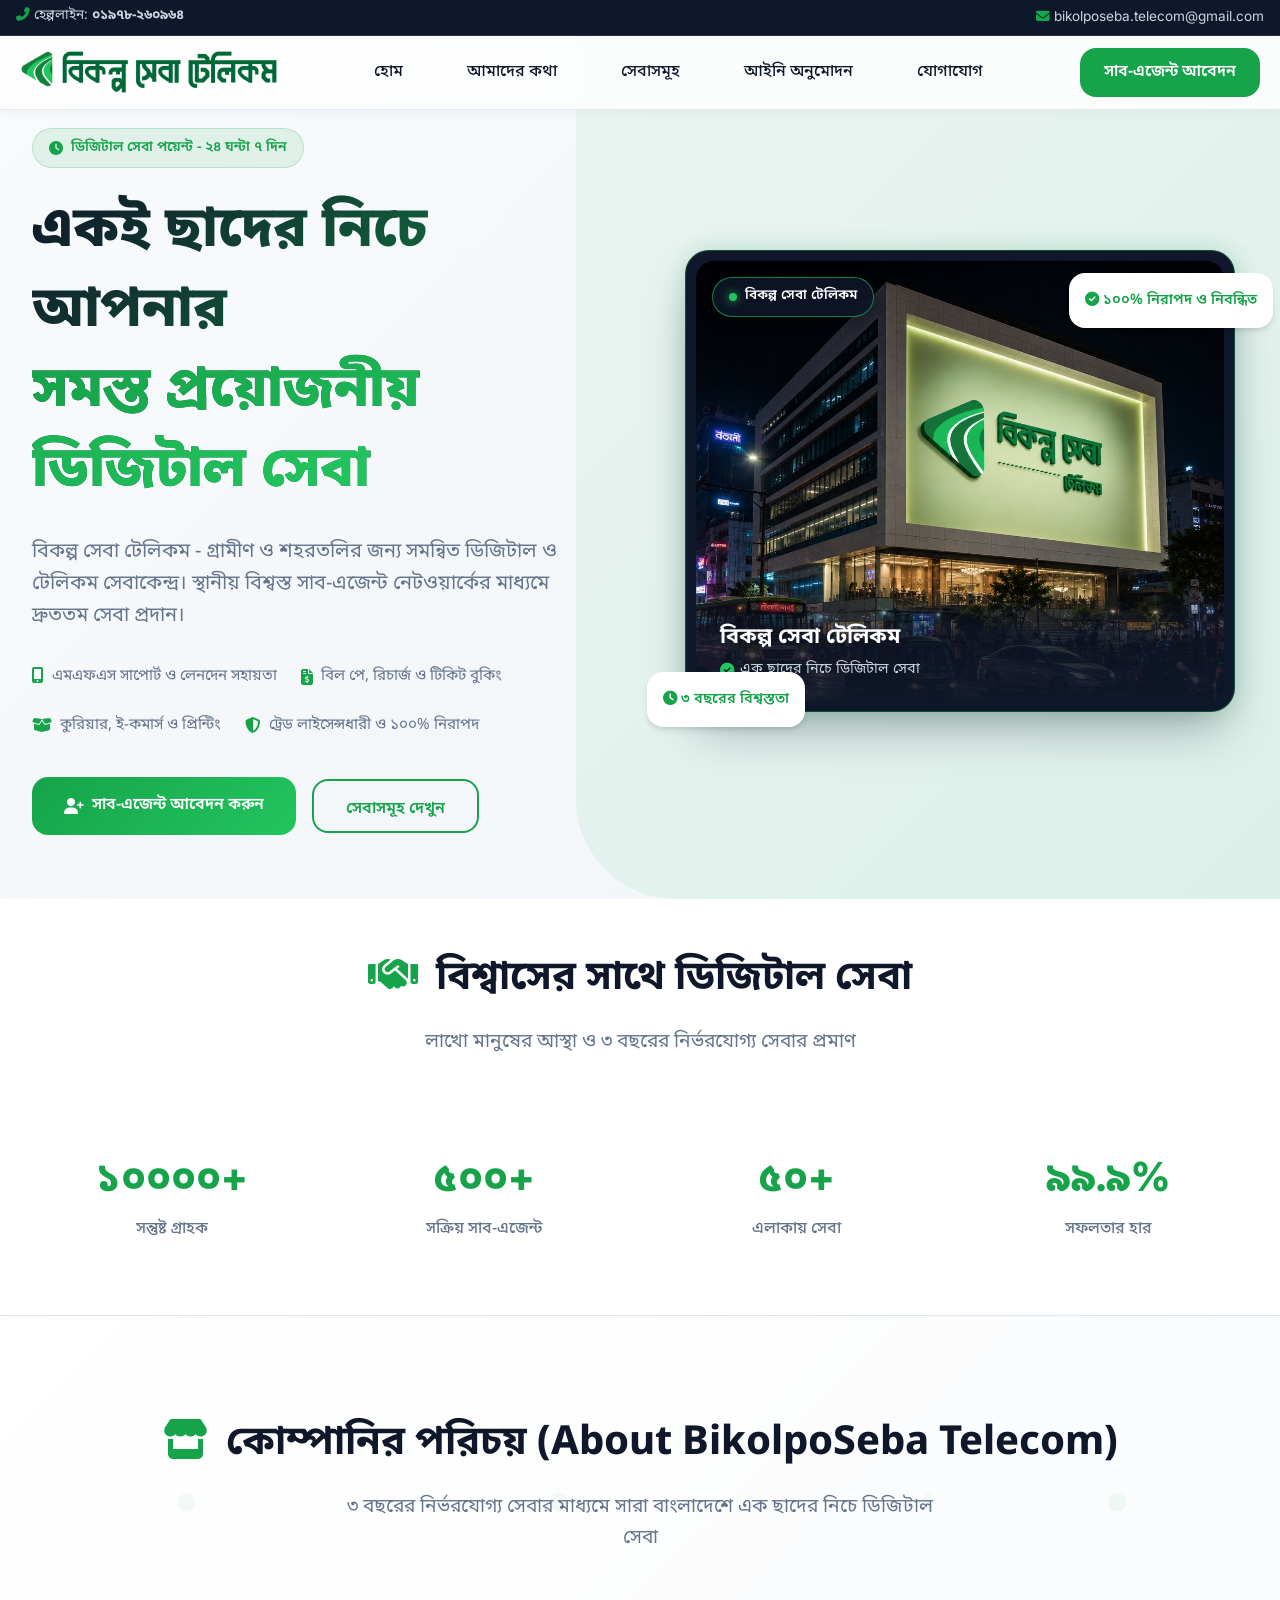
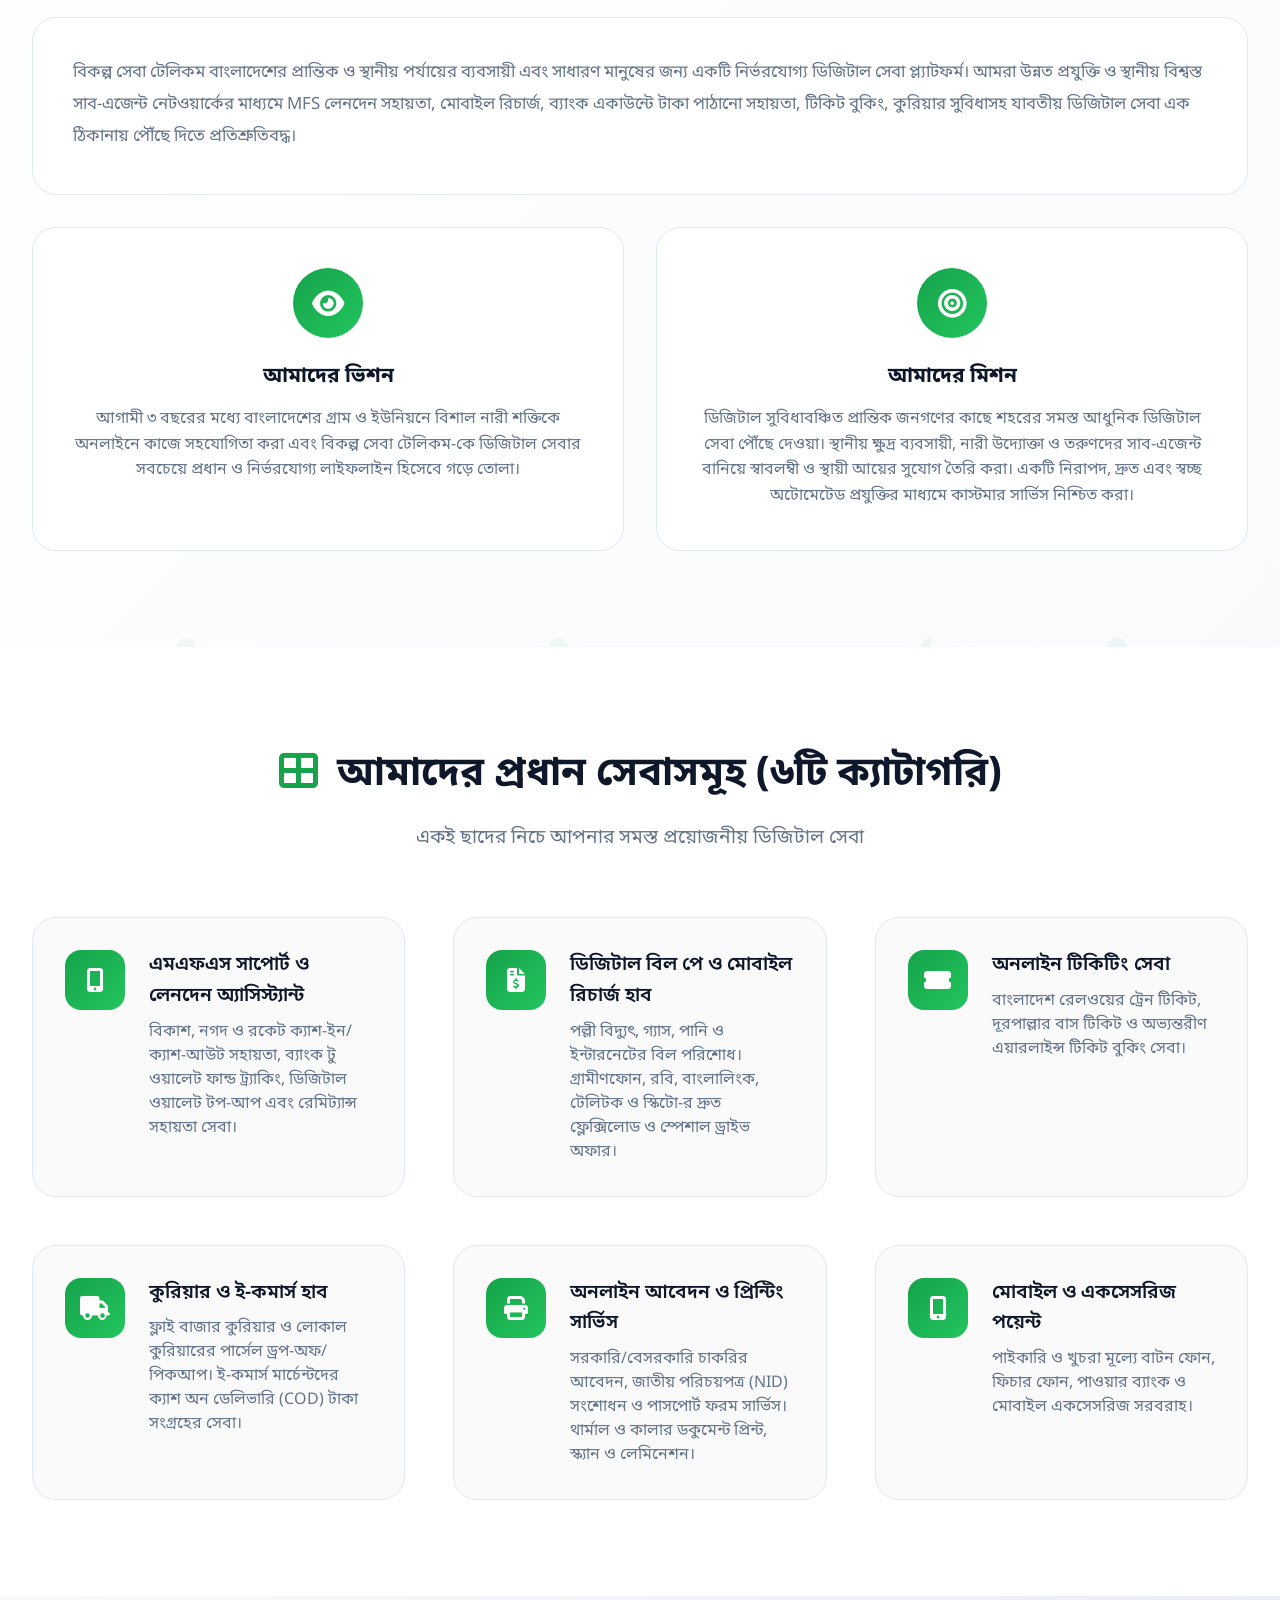
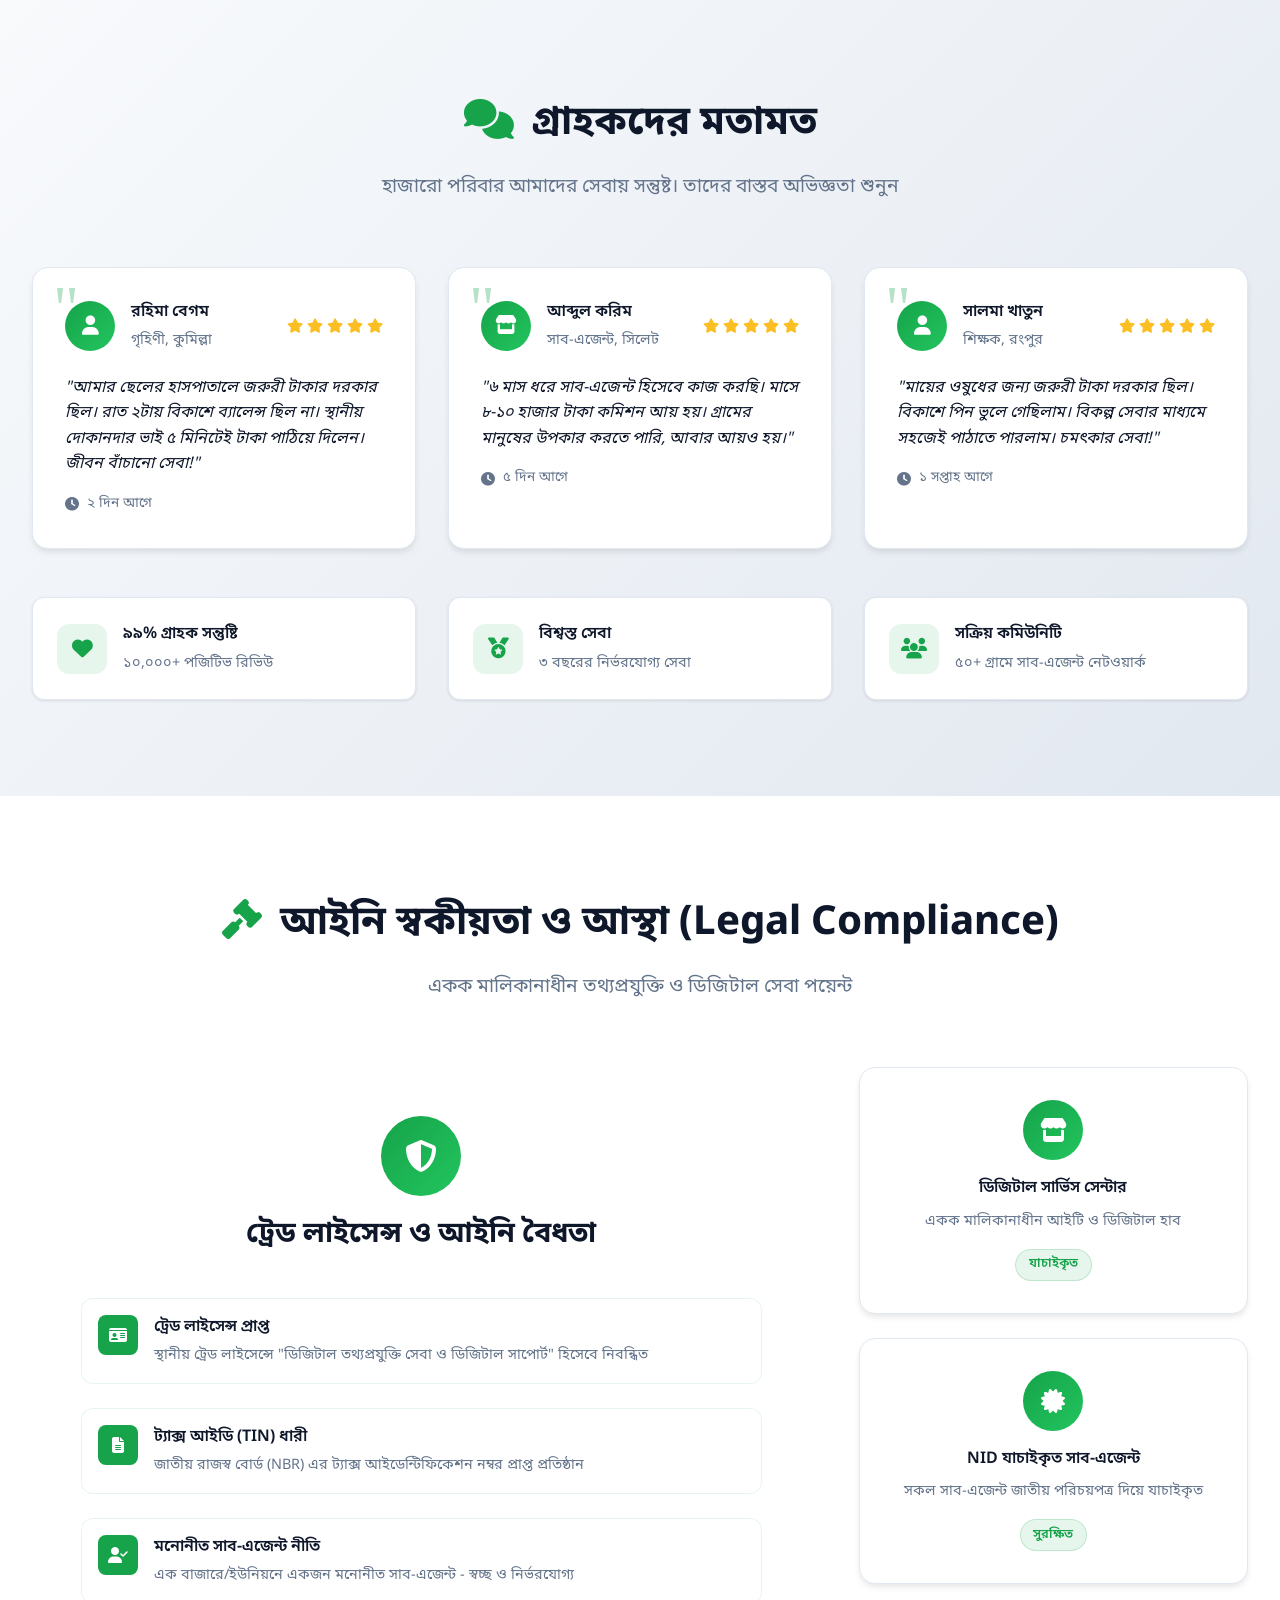
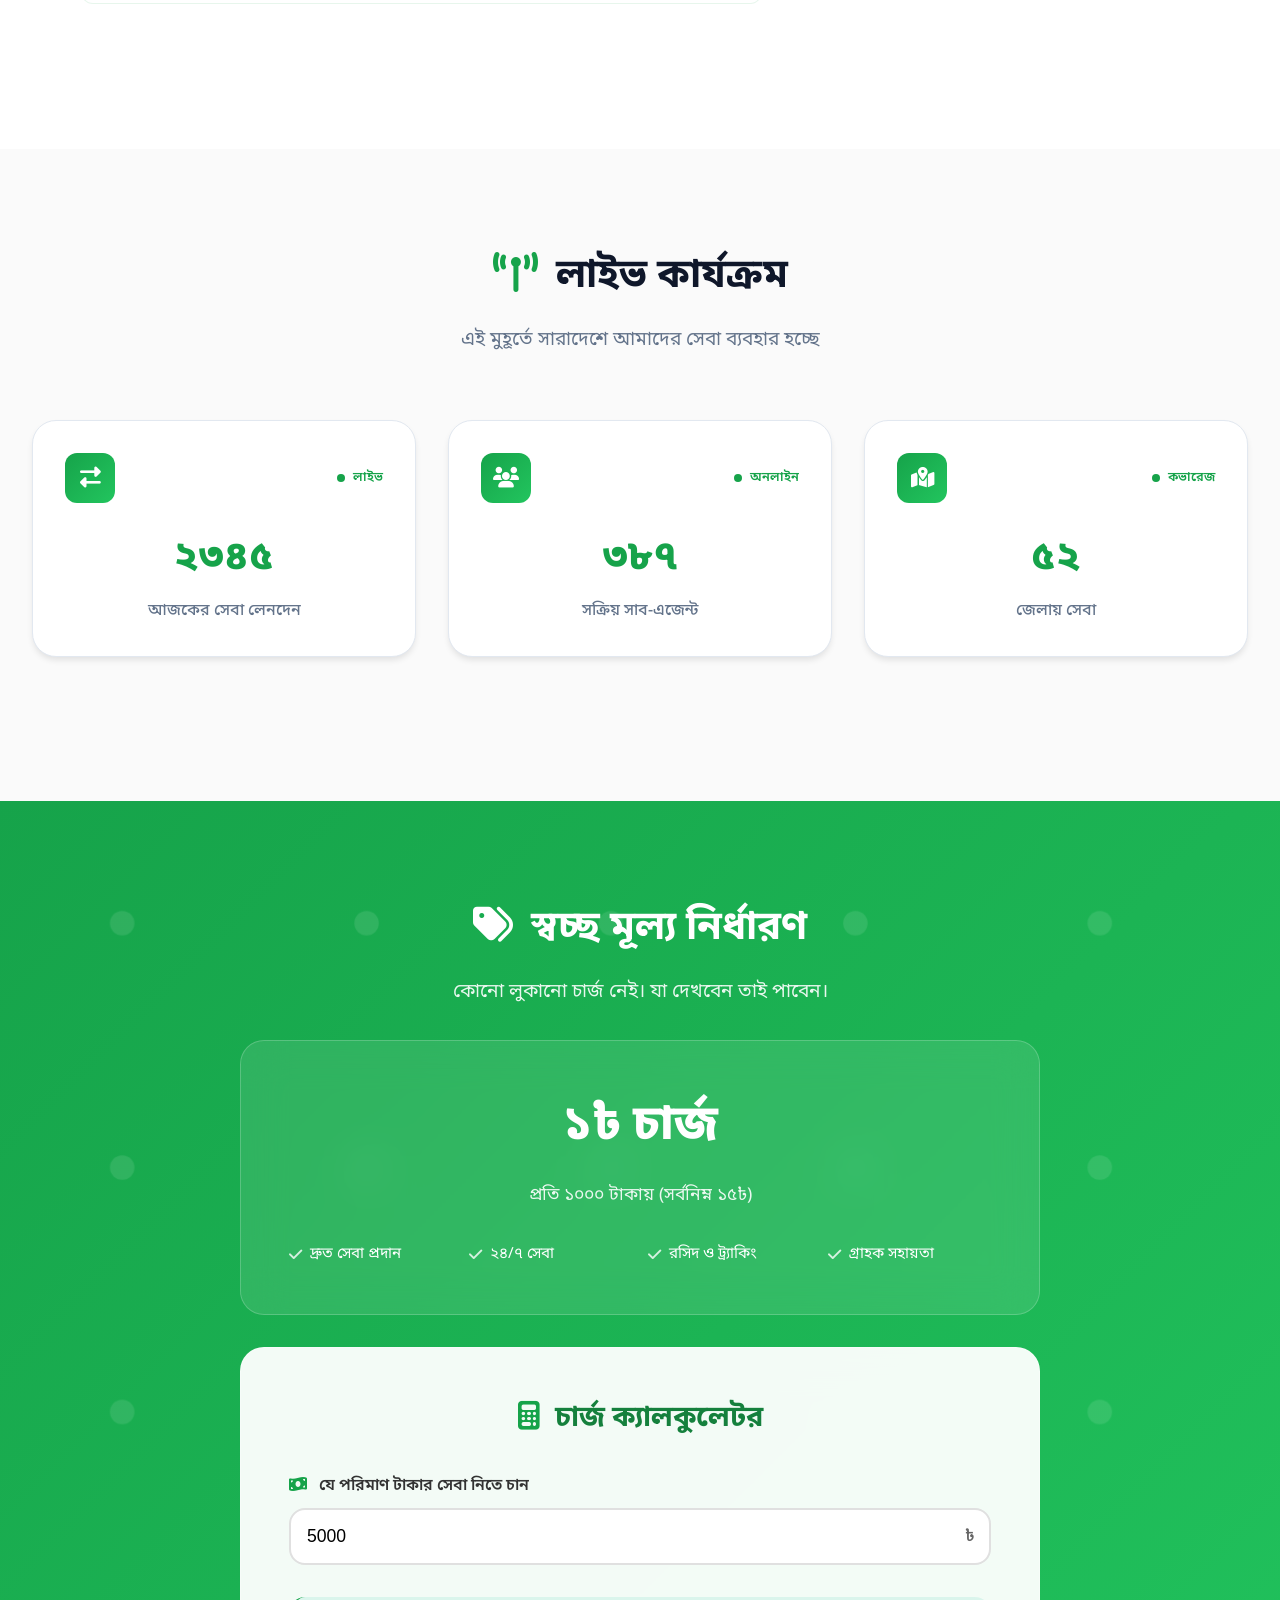
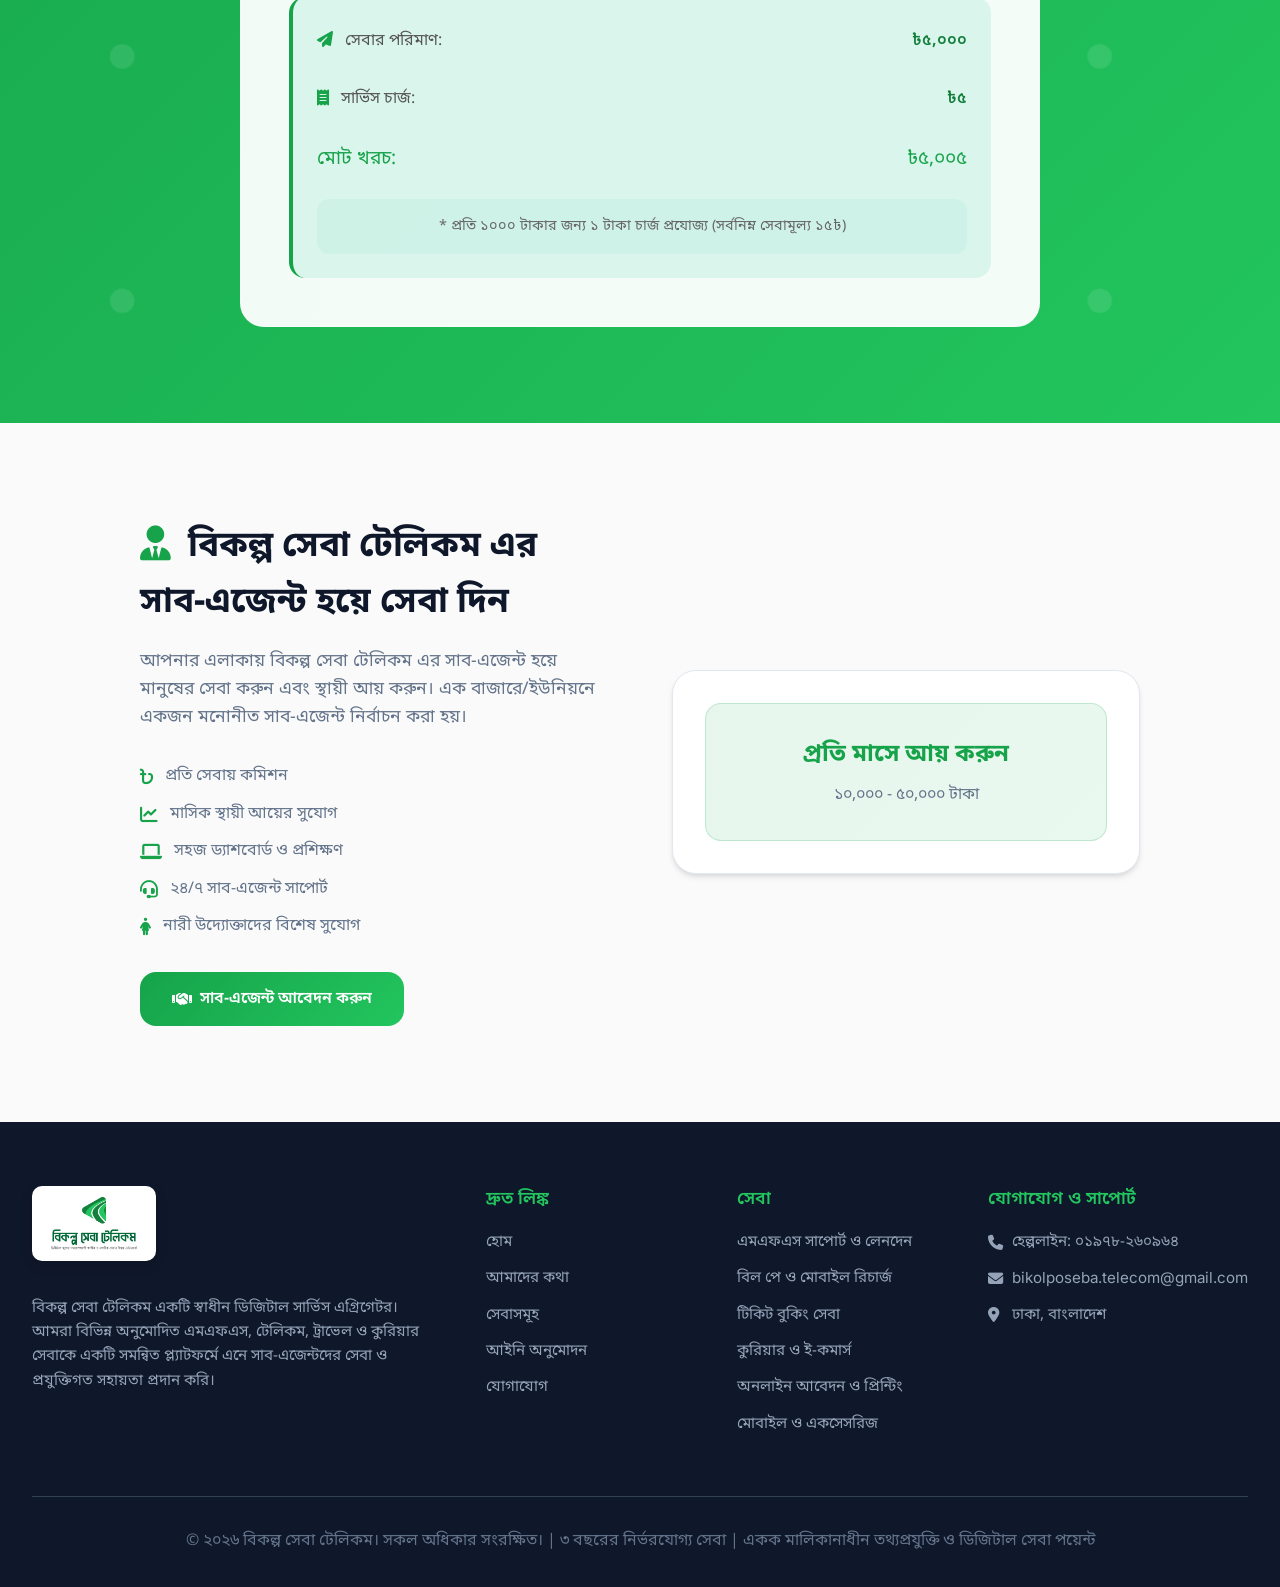
<file: index.html>
<!DOCTYPE html>
<html lang="bn">
<head>
    <meta charset="UTF-8" />
    <meta name="viewport" content="width=device-width, initial-scale=1.0" />
    
    <!-- Primary Meta Tags -->
    <title>BikolpoSeba Telecom Service Point (বিকল্প সেবা টেলিকম) | Bikolposheba | জরুরি ডিজিটাল সেবা পয়েন্ট</title>
    <meta name="title" content="BikolpoSeba Telecom Service Point (বিকল্প সেবা টেলিকম) | Bikolposheba Digital Service Point">
    <meta name="description" content="বিকল্প সেবা টেলিকম (BikolpoSeba / BikolpoSheba Telecom Service Point) - গ্রামীণ ও শহরাঞ্চলে এক ছাদের নিচে জরুরি ডিজিটাল সেবা। MFS লেনদেন সহায়তা, ব্যাংক একাউন্ট ডিপোজিট, এয়ার ও বাস টিকিট, বিল পে, মোবাইল রিচার্জ ও কুরিয়ার সেবা।">
    <meta name="keywords" content="bikolposeba, bikolposheba, bikolposeba telecom, bikolposheba telecom, bikolposeba telecom service point, bikolposheba telecom service point, বিকল্প সেবা, বিকল্পসেবা, বিকল্প সেবা টেলিকম, বিকল্পসেবা টেলিকম, bikolpo seba, bikolposheba.com, bikolposeba.com, bikelposeba, bikelpo seba, ডিজিটাল সেবা পয়েন্ট, জরুরি সেবা পয়েন্ট, MFS লেনদেন সহায়তা, ব্যাংক একাউন্ট টাকা পাঠানো, বিল পেমেন্ট, এয়ার টিকিট, বাস টিকিট, মোবাইল রিচার্জ, কুরিয়ার সেবা">
    <meta name="author" content="BikolpoSeba Telecom">
    <meta name="robots" content="index, follow, max-image-preview:large, max-snippet:-1, max-video-preview:-1">
    <link rel="canonical" href="https://www.bikolposeba.com/">
    
    <!-- Performance & Preloading -->
    <link rel="preconnect" href="https://fonts.googleapis.com">
    <link rel="preconnect" href="https://fonts.gstatic.com" crossorigin>
    <link rel="dns-prefetch" href="https://cdnjs.cloudflare.com">
    <script src="script.js" defer></script>
    
    <!-- Language & Region -->
    <meta name="language" content="Bengali">
    <meta name="geo.region" content="BD">
    <meta name="geo.placename" content="Bangladesh">
    
    <!-- Open Graph / Facebook -->
    <meta property="og:type" content="website">
    <meta property="og:url" content="https://www.bikolposeba.com/">
    <meta property="og:title" content="BikolpoSeba Telecom Service Point - বিকল্প সেবা টেলিকম | জরুরি ডিজিটাল সেবা">
    <meta property="og:description" content="গ্রামীণ বাংলাদেশে এক ছাদের নিচে জরুরি ডিজিটাল সেবা পয়েন্ট। MFS ও ব্যাংকে টাকা পাঠানো, বিল পেমেন্ট, এয়ার ও বাস টিকিট বুকিং, মোবাইল রিচার্জ, কুরিয়ার ও পার্সেল সেবা।">
    <meta property="og:image" content="https://www.bikolposeba.com/assets/images/og-image.png">
    <meta property="og:image:width" content="1200">
    <meta property="og:image:height" content="630">
    <meta property="og:image:alt" content="BikolpoSeba Telecom Service Point Logo & Branding">
    <meta property="og:site_name" content="BikolpoSeba Telecom">
    <meta property="og:locale" content="bn_BD">
    <meta property="og:locale:alternate" content="en_US">
    
    <!-- Twitter -->
    <meta name="twitter:card" content="summary_large_image">
    <meta name="twitter:url" content="https://www.bikolposeba.com/">
    <meta name="twitter:title" content="BikolpoSeba Telecom Service Point - বিকল্প সেবা টেলিকম">
    <meta name="twitter:description" content="গ্রামীণ বাংলাদেশে এক ছাদের নিচে জরুরি ডিজিটাল সেবা পয়েন্ট। MFS ও ব্যাংকে টাকা পাঠানো, বিল পেমেন্ট, এয়ার ও বাস টিকিট, কুরিয়ার ও পার্সেল সেবা।">
    <meta name="twitter:image" content="https://www.bikolposeba.com/assets/images/og-image.png">
    
    <!-- Favicon -->
    <link rel="icon" type="image/svg+xml" href="/favicon.png">
    <link rel="icon" type="image/x-icon" href="/favicon.ico">
    <link rel="apple-touch-icon" sizes="180x180" href="/apple-touch-icon.png">
    <link rel="icon" type="image/png" sizes="32x32" href="/favicon-32x32.png">
    <link rel="icon" type="image/png" sizes="16x16" href="/favicon-16x16.png">
    <link rel="manifest" href="/site.webmanifest">
    
    <!-- Theme & Mobile -->
    <meta name="theme-color" content="#10B981">
    <meta name="msapplication-TileColor" content="#10B981">
    <meta name="application-name" content="BikolpoSeba Telecom">
    <meta name="apple-mobile-web-app-capable" content="yes">
    <meta name="apple-mobile-web-app-status-bar-style" content="default">
    <meta name="apple-mobile-web-app-title" content="BikolpoSeba Telecom">
    <meta name="format-detection" content="telephone=yes">
    <meta name="mobile-web-app-capable" content="yes">
    
    <!-- Structured Data (JSON-LD) -->
    <script type="application/ld+json">
    [
    {
      "@context": "https://schema.org",
      "@type": "LocalBusiness",
      "name": "BikolpoSeba Telecom Service Point",
      "alternateName": [
        "বিকল্প সেবা টেলিকম",
        "বিকল্পসেবা টেলিকম",
        "বিকল্প সেবা",
        "বিকল্পসেবা",
        "BikolpoSeba",
        "BikolpoSheba",
        "BikolpoSeba Telecom",
        "BikolpoSheba Telecom",
        "BikolpoSeba Telecom Service Point",
        "BikolpoSheba Telecom Service Point",
        "Bikolpo Seba",
        "bikolposeba.com",
        "bikolposheba.com"
      ],
      "url": "https://www.bikolposeba.com",
      "logo": "https://www.bikolposeba.com/bikolposheba-logo.png",
      "description": "Multi-service digital point providing MFS transactions, bill payments, ticket bookings, mobile recharge and parcel delivery in Bangladesh",
      "address": {
        "@type": "PostalAddress",
        "addressCountry": "BD",
        "addressLocality": "Dhaka"
      },
      "geo": {
        "@type": "GeoCoordinates",
        "latitude": "23.8103",
        "longitude": "90.4125"
      },
      "telephone": "+8801978260964",
      "email": "info@bikolposheba.com",
      "priceRange": "৳",
      "areaServed": {
        "@type": "Country",
        "name": "Bangladesh"
      },
      "serviceType": ["Digital Service Point", "MFS Cash Services", "Ticket Booking", "Bill Payment", "Parcel Delivery"],
      "hasOfferCatalog": {
        "@type": "OfferCatalog",
        "name": "Emergency Digital Services",
        "itemListElement": [
          {
            "@type": "Offer",
            "itemOffered": {
              "@type": "Service",
              "name": "Emergency Digital Service Point",
              "description": "24/7 multi-service point for digital transactions, ticket bookings and bill payments"
            }
          }
        ]
      },
      "aggregateRating": {
        "@type": "AggregateRating",
        "ratingValue": "4.9",
        "reviewCount": "10000"
      }
    },
    {
      "@context": "https://schema.org",
      "@type": "HowTo",
      "name": "How to get digital services with BikolpoSeba Telecom",
      "step": [
        {
          "@type": "HowToStep",
          "name": "Find an Agent Point",
          "text": "Find your nearest BikolpoSeba Telecom agent or contact by phone.",
          "position": 1,
          "image": "https://www.bikolposeba.com/bikolposheba-logo.png"
        },
        {
          "@type": "HowToStep",
          "name": "Provide Information",
          "text": "Provide required service details and your identity to the agent.",
          "position": 2,
          "image": "https://www.bikolposeba.com/bikolposheba-logo.png"
        },
        {
          "@type": "HowToStep",
          "name": "Service Executed",
          "text": "Agent executes the digital service quickly and provides an instant receipt.",
          "position": 3,
          "image": "https://www.bikolposeba.com/bikolposheba-logo.png"
        }
      ]
    }
    ]
    </script>
    
    <!-- Stylesheets -->
    <link href="https://fonts.googleapis.com/css2?family=Inter:wght@300;400;500;600;700;800&family=Noto+Sans+Bengali:wght@300;400;500;600;700&display=swap" rel="stylesheet" />
    <link rel="stylesheet" href="https://cdnjs.cloudflare.com/ajax/libs/font-awesome/6.4.0/css/all.min.css" />
    <link rel="stylesheet" href="style.css" />
</head>

<body>
<!-- Microdata Schema Block for Brand Variations -->
    <div itemscope itemtype="https://schema.org/Organization" style="display:none;">
        <span itemprop="name">বিকল্প সেবা টেলিকম</span>
        <span itemprop="alternateName">BikolpoSeba Telecom Service Point</span>
        <span itemprop="alternateName">BikolpoSheba Telecom Service Point</span>
        <span itemprop="alternateName">বিকল্পসেবা টেলিকম</span>
        <span itemprop="alternateName">বিকল্প সেবা</span>
        <span itemprop="alternateName">বিকল্পসেবা</span>
        <span itemprop="alternateName">bikolposeba</span>
        <span itemprop="alternateName">bikolposheba</span>
        <span itemprop="alternateName">bikolposeba telecom</span>
        <span itemprop="alternateName">bikolposheba telecom</span>
        <span itemprop="alternateName">bikolpo seba</span>
        <span itemprop="alternateName">bikelposeba</span>
        <span itemprop="description">গ্রামীণ ও শহরাঞ্চলে এক ছাদের নিচে জরুরি ডিজিটাল সেবা পয়েন্ট</span>
    </div>

    <!-- Fixed Top Header Wrapper -->
    <div class="fixed-top-wrapper">
        <!-- Top Helpline Bar -->
        <div class="top-bar">
            <div class="top-bar-container">
                <div class="helpline-info bengali">
                    <span><i class="fas fa-phone-alt" style="color: var(--primary-green);"></i> হেল্পলাইন: <a href="tel:+8801978260964" style="color: inherit; text-decoration: none;"><strong>০১৯৭৮-২৬০৯৬৪</strong></a></span>
                </div>
                <div class="helpline-email">
                    <span><i class="fas fa-envelope" style="color: var(--primary-green);"></i> bikolposeba.telecom@gmail.com</span>
                </div>
            </div>
        </div>

        <!-- Header -->
        <header class="header">
            <nav class="nav">
                <a href="#" class="logo-link" style="margin: 0; padding: 0; display: flex; align-items: center; text-decoration: none;">
                   <img class="site-logo" src="assets/images/logo-header.png" 
                    alt="বিকল্প সেবা টেলিকম BikolpoSeba Telecom - জরুরি ডিজিটাল সেবা পয়েন্ট" />
                </a>

                <ul class="nav-links bengali">
                    <li><a href="#home">হোম</a></li>
                    <li><a href="#about">আমাদের কথা</a></li>
                    <li><a href="#services">সেবাসমূহ</a></li>
                    <li><a href="#legal">আইনি অনুমোদন</a></li>
                    <li><a href="#contact">যোগাযোগ</a></li>
                </ul>
                <a href="#agent-apply" class="header-cta bengali" style="text-decoration: none;">সাব-এজেন্ট আবেদন</a>
            </nav>
        </header>
    </div>

    <main>
    <!-- Hero Section -->
    <section class="hero" id="home">
        <div class="hero-container">
            <div class="hero-content">
                <div class="hero-badge bengali">
                    <i class="fas fa-clock"></i>
                    ডিজিটাল সেবা পয়েন্ট - ২৪ ঘন্টা ৭ দিন
                </div>
                <h1 class="hero-title bengali">
                    একই ছাদের নিচে আপনার<br />
                    <span class="gradient-text">সমস্ত প্রয়োজনীয় ডিজিটাল সেবা</span>
                </h1>
                <p class="hero-subtitle bengali">
                    বিকল্প সেবা টেলিকম - গ্রামীণ ও শহরতলির জন্য সমন্বিত ডিজিটাল ও টেলিকম সেবাকেন্দ্র। স্থানীয় বিশ্বস্ত সাব-এজেন্ট নেটওয়ার্কের মাধ্যমে দ্রুততম সেবা প্রদান।
                </p>

                <div class="hero-features bengali">
                    <div class="hero-feature">
                        <i style="height: 20px;" class="fas fa-mobile-alt"></i>
                        এমএফএস সাপোর্ট ও লেনদেন সহায়তা
                    </div>

                    <div class="hero-feature">
                        <i class="fas fa-file-invoice-dollar"></i>
                        বিল পে, রিচার্জ ও টিকিট বুকিং
                    </div>

                    <div class="hero-feature">
                        <i class="fas fa-box-open"></i>
                        কুরিয়ার, ই-কমার্স ও প্রিন্টিং
                    </div>

                    <div class="hero-feature">
                        <i class="fa-solid fa-shield-halved"></i>
                        ট্রেড লাইসেন্সধারী ও ১০০% নিরাপদ
                    </div>
                </div>

                <div class="hero-actions">
                    <a href="#agent-apply" class="btn-primary bengali" style="text-decoration: none;">
                        <i class="fas fa-user-plus"></i>
                        সাব-এজেন্ট আবেদন করুন
                    </a>
                    <a href="#services" class="btn-secondary bengali">সেবাসমূহ দেখুন</a>
                </div>
            </div>

            <div class="hero-visual">
                <div class="hero-hq-main-showcase">
                    <div class="hero-hq-img-wrapper">
                        <img src="assets/images/headquarters.jpg" alt="বিকল্প সেবা টেলিকম" class="hero-hq-img" />
                        <div class="hero-hq-badge-pill bengali">
                            <span class="live-dot-green"></span>
                            <span>বিকল্প সেবা টেলিকম</span>
                        </div>
                        
                        <div class="hero-hq-caption bengali">
                            <h3>বিকল্প সেবা টেলিকম</h3>
                            <p><i class="fas fa-check-circle" style="color: #22c55e;"></i> এক ছাদের নিচে ডিজিটাল সেবা</p>
                        </div>
                    </div>
                </div>

                <div class="floating-elements">
                    <div class="floating-card card-1">
                        <div style="
                  color: var(--primary-green);
                  font-weight: 600;
                  font-size: 0.9rem;
                " class="bengali">
                            <i class="fas fa-check-circle"></i> ১০০% নিরাপদ ও নিবন্ধিত
                        </div>
                    </div>
                    <div class="floating-card card-2">
                        <div style="
                  color: var(--primary-green);
                  font-weight: 600;
                  font-size: 0.9rem;
                " class="bengali">
                            <i class="fas fa-clock"></i> ৩ বছরের বিশ্বস্ততা
                        </div>
                    </div>
                </div>
            </div>
        </div>
    </section>

    <!-- Trust Section -->
    <section class="trust-section">
        <div class="trust-container">
            <div class="section-header animate-on-scroll">
                <h2 class="section-title bengali">
                    <i class="fas fa-handshake" style="color: var(--primary-green); margin-right: 0.5rem"></i>
                    বিশ্বাসের সাথে ডিজিটাল সেবা
                </h2>
                <p class="section-subtitle bengali">
                    লাখো মানুষের আস্থা ও ৩ বছরের নির্ভরযোগ্য সেবার প্রমাণ
                </p>
            </div>
            <div class="trust-stats">
                <div class="trust-stat animate-on-scroll">
                    <span class="trust-number">১০,০০০+</span>
                    <div class="trust-label bengali">সন্তুষ্ট গ্রাহক</div>
                </div>
                <div class="trust-stat animate-on-scroll">
                    <span class="trust-number">৫০০+</span>
                    <div class="trust-label bengali">সক্রিয় সাব-এজেন্ট</div>
                </div>
                <div class="trust-stat animate-on-scroll">
                    <span class="trust-number">৫০+</span>
                    <div class="trust-label bengali">এলাকায় সেবা</div>
                </div>
                <div class="trust-stat animate-on-scroll">
                    <span class="trust-number">৯৯.৯%</span>
                    <div class="trust-label bengali">সফলতার হার</div>
                </div>
            </div>
        </div>
    </section>

    <!-- About Company, Vision & Mission Section -->
    <section class="services-overview" id="about">
        <div class="section-container">
            <div class="section-header animate-on-scroll">
                <h2 class="section-title bengali">
                    <i class="fas fa-store" style="color: var(--primary-green); margin-right: 0.5rem"></i>
                    কোম্পানির পরিচয় (About BikolpoSeba Telecom)
                </h2>
                <p class="section-subtitle bengali">
                    ৩ বছরের নির্ভরযোগ্য সেবার মাধ্যমে সারা বাংলাদেশে এক ছাদের নিচে ডিজিটাল সেবা
                </p>
            </div>
            <div class="services-grid" style="grid-template-columns: 1fr;">
                <div class="service-highlight animate-on-scroll" style="text-align: left;">
                    <p class="bengali" style="font-size: 1.05rem; line-height: 1.9;">
                        বিকল্প সেবা টেলিকম বাংলাদেশের প্রান্তিক ও স্থানীয় পর্যায়ের ব্যবসায়ী এবং সাধারণ মানুষের জন্য একটি নির্ভরযোগ্য ডিজিটাল সেবা প্ল্যাটফর্ম। আমরা উন্নত প্রযুক্তি ও স্থানীয় বিশ্বস্ত সাব-এজেন্ট নেটওয়ার্কের মাধ্যমে MFS লেনদেন সহায়তা, মোবাইল রিচার্জ, ব্যাংক একাউন্টে টাকা পাঠানো সহায়তা, টিকিট বুকিং, কুরিয়ার সুবিধাসহ যাবতীয় ডিজিটাল সেবা এক ঠিকানায় পৌঁছে দিতে প্রতিশ্রুতিবদ্ধ।
                    </p>
                </div>
            </div>

            <!-- Vision & Mission -->
            <div class="services-grid" style="margin-top: 2rem;">
                <div class="service-highlight animate-on-scroll">
                    <div class="service-icon">
                        <i class="fas fa-eye"></i>
                    </div>
                    <h3 class="bengali">আমাদের ভিশন</h3>
                    <p class="bengali">আগামী ৩ বছরের মধ্যে বাংলাদেশের গ্রাম ও ইউনিয়নে বিশাল নারী শক্তিকে অনলাইনে কাজে সহযোগিতা করা এবং বিকল্প সেবা টেলিকম-কে ডিজিটাল সেবার সবচেয়ে প্রধান ও নির্ভরযোগ্য লাইফলাইন হিসেবে গড়ে তোলা।</p>
                </div>
                <div class="service-highlight animate-on-scroll">
                    <div class="service-icon">
                        <i class="fas fa-bullseye"></i>
                    </div>
                    <h3 class="bengali">আমাদের মিশন</h3>
                    <p class="bengali">ডিজিটাল সুবিধাবঞ্চিত প্রান্তিক জনগণের কাছে শহরের সমস্ত আধুনিক ডিজিটাল সেবা পৌঁছে দেওয়া। স্থানীয় ক্ষুদ্র ব্যবসায়ী, নারী উদ্যোক্তা ও তরুণদের সাব-এজেন্ট বানিয়ে স্বাবলম্বী ও স্থায়ী আয়ের সুযোগ তৈরি করা। একটি নিরাপদ, দ্রুত এবং স্বচ্ছ অটোমেটেড প্রযুক্তির মাধ্যমে কাস্টমার সার্ভিস নিশ্চিত করা।</p>
                </div>
            </div>
        </div>
    </section>

    <!-- 6 Key Service Categories -->
    <section class="features-showcase" id="services">
        <div class="section-container">
            <div class="section-header animate-on-scroll">
                <h2 class="section-title bengali">
                    <i class="fas fa-th-large" style="color: var(--primary-green); margin-right: 0.5rem"></i>
                    আমাদের প্রধান সেবাসমূহ (৬টি ক্যাটাগরি)
                </h2>
                <p class="section-subtitle bengali">
                    একই ছাদের নিচে আপনার সমস্ত প্রয়োজনীয় ডিজিটাল সেবা
                </p>
            </div>

            <div class="features-grid">
                <!-- 1. MFS Support -->
                <div class="feature-showcase animate-on-scroll">
                    <div class="feature-showcase-icon">
                        <i class="fas fa-mobile-alt"></i>
                    </div>
                    <div class="feature-showcase-content">
                        <h3 class="bengali">এমএফএস সাপোর্ট ও লেনদেন অ্যাসিস্ট্যান্ট</h3>
                        <p class="bengali">
                            বিকাশ, নগদ ও রকেট ক্যাশ-ইন/ক্যাশ-আউট সহায়তা, ব্যাংক টু ওয়ালেট ফান্ড ট্র্যাকিং, ডিজিটাল ওয়ালেট টপ-আপ এবং রেমিট্যান্স সহায়তা সেবা।
                        </p>
                    </div>
                </div>

                <!-- 2. Bill Pay & Recharge -->
                <div class="feature-showcase animate-on-scroll">
                    <div class="feature-showcase-icon">
                        <i class="fas fa-file-invoice-dollar"></i>
                    </div>
                    <div class="feature-showcase-content">
                        <h3 class="bengali">ডিজিটাল বিল পে ও মোবাইল রিচার্জ হাব</h3>
                        <p class="bengali">
                            পল্লী বিদ্যুৎ, গ্যাস, পানি ও ইন্টারনেটের বিল পরিশোধ। গ্রামীণফোন, রবি, বাংলালিংক, টেলিটক ও স্কিটো-র দ্রুত ফ্লেক্সিলোড ও স্পেশাল ড্রাইভ অফার।
                        </p>
                    </div>
                </div>

                <!-- 3. Online Ticketing -->
                <div class="feature-showcase animate-on-scroll">
                    <div class="feature-showcase-icon">
                        <i class="fas fa-ticket-alt"></i>
                    </div>
                    <div class="feature-showcase-content">
                        <h3 class="bengali">অনলাইন টিকিটিং সেবা</h3>
                        <p class="bengali">
                            বাংলাদেশ রেলওয়ের ট্রেন টিকিট, দূরপাল্লার বাস টিকিট ও অভ্যন্তরীণ এয়ারলাইন্স টিকিট বুকিং সেবা।
                        </p>
                    </div>
                </div>

                <!-- 4. Courier & E-Commerce -->
                <div class="feature-showcase animate-on-scroll">
                    <div class="feature-showcase-icon">
                        <i class="fas fa-truck"></i>
                    </div>
                    <div class="feature-showcase-content">
                        <h3 class="bengali">কুরিয়ার ও ই-কমার্স হাব</h3>
                        <p class="bengali">
                            ফ্লাই বাজার কুরিয়ার ও লোকাল কুরিয়ারের পার্সেল ড্রপ-অফ/পিকআপ। ই-কমার্স মার্চেন্টদের ক্যাশ অন ডেলিভারি (COD) টাকা সংগ্রহের সেবা।
                        </p>
                    </div>
                </div>

                <!-- 5. Online Application & Printing -->
                <div class="feature-showcase animate-on-scroll">
                    <div class="feature-showcase-icon">
                        <i class="fas fa-print"></i>
                    </div>
                    <div class="feature-showcase-content">
                        <h3 class="bengali">অনলাইন আবেদন ও প্রিন্টিং সার্ভিস</h3>
                        <p class="bengali">
                            সরকারি/বেসরকারি চাকরির আবেদন, জাতীয় পরিচয়পত্র (NID) সংশোধন ও পাসপোর্ট ফরম সার্ভিস। থার্মাল ও কালার ডকুমেন্ট প্রিন্ট, স্ক্যান ও লেমিনেশন।
                        </p>
                    </div>
                </div>

                <!-- 6. Mobile & Accessories -->
                <div class="feature-showcase animate-on-scroll">
                    <div class="feature-showcase-icon">
                        <i class="fas fa-mobile-alt"></i>
                    </div>
                    <div class="feature-showcase-content">
                        <h3 class="bengali">মোবাইল ও একসেসরিজ পয়েন্ট</h3>
                        <p class="bengali">
                            পাইকারি ও খুচরা মূল্যে বাটন ফোন, ফিচার ফোন, পাওয়ার ব্যাংক ও মোবাইল একসেসরিজ সরবরাহ।
                        </p>
                    </div>
                </div>
            </div>
        </div>
    </section>



    <!-- Testimonials Section -->
    <section class="testimonials-section">
        <div class="section-container">
            <div class="section-header animate-on-scroll">
                <h2 class="section-title bengali">
                    <i class="fas fa-comments" style="color: var(--primary-green); margin-right: 0.5rem;"></i>
                    গ্রাহকদের মতামত
                </h2>
                <p class="section-subtitle bengali">
                    হাজারো পরিবার আমাদের সেবায় সন্তুষ্ট। তাদের বাস্তব অভিজ্ঞতা শুনুন
                </p>
            </div>

            <div class="testimonials-grid">
                <div class="testimonial-card animate-on-scroll">
                    <div class="testimonial-header">
                        <div class="testimonial-avatar">
                            <i class="fas fa-user"></i>
                        </div>
                        <div class="testimonial-info">
                            <h4 class="bengali">রহিমা বেগম</h4>
                            <p class="bengali">গৃহিণী, কুমিল্লা</p>
                        </div>
                        <div class="testimonial-rating">
                            <i class="fas fa-star"></i>
                            <i class="fas fa-star"></i>
                            <i class="fas fa-star"></i>
                            <i class="fas fa-star"></i>
                            <i class="fas fa-star"></i>
                        </div>
                    </div>
                    <p class="testimonial-text bengali">
                        "আমার ছেলের হাসপাতালে জরুরী টাকার দরকার ছিল। রাত ২টায় বিকাশে ব্যালেন্স ছিল না। স্থানীয়
                        দোকানদার ভাই ৫ মিনিটেই টাকা পাঠিয়ে দিলেন। জীবন বাঁচানো সেবা!"
                    </p>
                    <div class="testimonial-meta bengali">
                        <i class="fas fa-clock"></i> ২ দিন আগে
                    </div>
                </div>

                <div class="testimonial-card animate-on-scroll">
                    <div class="testimonial-header">
                        <div class="testimonial-avatar">
                            <i class="fas fa-store"></i>
                        </div>
                        <div class="testimonial-info">
                            <h4 class="bengali">আব্দুল করিম</h4>
                            <p class="bengali">সাব-এজেন্ট, সিলেট</p>
                        </div>
                        <div class="testimonial-rating">
                            <i class="fas fa-star"></i>
                            <i class="fas fa-star"></i>
                            <i class="fas fa-star"></i>
                            <i class="fas fa-star"></i>
                            <i class="fas fa-star"></i>
                        </div>
                    </div>
                    <p class="testimonial-text bengali">
                        "৬ মাস ধরে সাব-এজেন্ট হিসেবে কাজ করছি। মাসে ৮-১০ হাজার টাকা কমিশন আয় হয়। গ্রামের মানুষের উপকার
                        করতে পারি, আবার আয়ও হয়।"
                    </p>
                    <div class="testimonial-meta bengali">
                        <i class="fas fa-clock"></i> ৫ দিন আগে
                    </div>
                </div>

                <div class="testimonial-card animate-on-scroll">
                    <div class="testimonial-header">
                        <div class="testimonial-avatar">
                            <i class="fas fa-user"></i>
                        </div>
                        <div class="testimonial-info">
                            <h4 class="bengali">সালমা খাতুন</h4>
                            <p class="bengali">শিক্ষক, রংপুর</p>
                        </div>
                        <div class="testimonial-rating">
                            <i class="fas fa-star"></i>
                            <i class="fas fa-star"></i>
                            <i class="fas fa-star"></i>
                            <i class="fas fa-star"></i>
                            <i class="fas fa-star"></i>
                        </div>
                    </div>
                    <p class="testimonial-text bengali">
                        "মায়ের ওষুধের জন্য জরুরী টাকা দরকার ছিল। বিকাশে পিন ভুলে গেছিলাম। বিকল্প সেবার মাধ্যমে সহজেই
                        পাঠাতে পারলাম। চমৎকার সেবা!"
                    </p>
                    <div class="testimonial-meta bengali">
                        <i class="fas fa-clock"></i> ১ সপ্তাহ আগে
                    </div>
                </div>
            </div>

            <div class="trust-indicators animate-on-scroll">
                <div class="trust-indicator">
                    <div class="trust-icon">
                        <i class="fas fa-heart"></i>
                    </div>
                    <div class="trust-text bengali">
                        <h4>৯৯% গ্রাহক সন্তুষ্টি</h4>
                        <p>১০,০০০+ পজিটিভ রিভিউ</p>
                    </div>
                </div>
                <div class="trust-indicator">
                    <div class="trust-icon">
                        <i class="fas fa-medal"></i>
                    </div>
                    <div class="trust-text bengali">
                        <h4>বিশ্বস্ত সেবা</h4>
                        <p>৩ বছরের নির্ভরযোগ্য সেবা</p>
                    </div>
                </div>
                <div class="trust-indicator">
                    <div class="trust-icon">
                        <i class="fas fa-users"></i>
                    </div>
                    <div class="trust-text bengali">
                        <h4>সক্রিয় কমিউনিটি</h4>
                        <p>৫০+ গ্রামে সাব-এজেন্ট নেটওয়ার্ক</p>
                    </div>
                </div>
            </div>
        </div>
    </section>

    <!-- Legal Compliance & Trade License Section -->
    <section class="security-section" id="legal">
        <div class="section-container">
            <div class="section-header animate-on-scroll">
                <h2 class="section-title bengali">
                    <i class="fas fa-gavel" style="color: var(--primary-green); margin-right: 0.5rem;"></i>
                    আইনি স্বকীয়তা ও আস্থা (Legal Compliance)
                </h2>
                <p class="section-subtitle bengali">
                    একক মালিকানাধীন তথ্যপ্রযুক্তি ও ডিজিটাল সেবা পয়েন্ট
                </p>
            </div>

            <div class="security-grid">
                <div class="security-main animate-on-scroll">
                    <div class="security-card glass-card">
                        <div class="security-header">
                            <div class="security-icon-large">
                                <i class="fas fa-shield-alt"></i>
                            </div>
                            <h3 class="bengali">ট্রেড লাইসেন্স ও আইনি বৈধতা</h3>
                        </div>

                        <div class="security-features">
                            <div class="security-feature">
                                <div class="security-feature-icon">
                                    <i class="fas fa-id-card"></i>
                                </div>
                                <div class="security-feature-text bengali">
                                    <h4>ট্রেড লাইসেন্স প্রাপ্ত</h4>
                                    <p>স্থানীয় ট্রেড লাইসেন্সে "ডিজিটাল তথ্যপ্রযুক্তি সেবা ও ডিজিটাল সাপোর্ট" হিসেবে নিবন্ধিত</p>
                                </div>
                            </div>

                            <div class="security-feature">
                                <div class="security-feature-icon">
                                    <i class="fas fa-file-alt"></i>
                                </div>
                                <div class="security-feature-text bengali">
                                    <h4>ট্যাক্স আইডি (TIN) ধারী</h4>
                                    <p>জাতীয় রাজস্ব বোর্ড (NBR) এর ট্যাক্স আইডেন্টিফিকেশন নম্বর প্রাপ্ত প্রতিষ্ঠান</p>
                                </div>
                            </div>

                            <div class="security-feature">
                                <div class="security-feature-icon">
                                    <i class="fas fa-user-check"></i>
                                </div>
                                <div class="security-feature-text bengali">
                                    <h4>মনোনীত সাব-এজেন্ট নীতি</h4>
                                    <p>এক বাজারে/ইউনিয়নে একজন মনোনীত সাব-এজেন্ট - স্বচ্ছ ও নির্ভরযোগ্য</p>
                                </div>
                            </div>
                        </div>
                    </div>
                </div>

                <div class="compliance-cards animate-on-scroll">
                    <div class="compliance-card">
                        <div class="compliance-icon">
                            <i class="fas fa-store"></i>
                        </div>
                        <h4 class="bengali">ডিজিটাল সার্ভিস সেন্টার</h4>
                        <p class="bengali">একক মালিকানাধীন আইটি ও ডিজিটাল হাব</p>
                        <div class="compliance-badge bengali">যাচাইকৃত</div>
                    </div>

                    <div class="compliance-card">
                        <div class="compliance-icon">
                            <i class="fas fa-certificate"></i>
                        </div>
                        <h4 class="bengali">NID যাচাইকৃত সাব-এজেন্ট</h4>
                        <p class="bengali">সকল সাব-এজেন্ট জাতীয় পরিচয়পত্র দিয়ে যাচাইকৃত</p>
                        <div class="compliance-badge bengali">সুরক্ষিত</div>
                    </div>
                </div>
            </div>
        </div>
    </section>


    <!-- Live Activity Section -->
    <section class="live-activity-section">
        <div class="section-container">
            <div class="section-header animate-on-scroll">
                <h2 class="section-title bengali">
                    <i class="fas fa-broadcast-tower" style="color: var(--primary-green); margin-right: 0.5rem;"></i>
                    লাইভ কার্যক্রম
                </h2>
                <p class="section-subtitle bengali">
                    এই মুহূর্তে সারাদেশে আমাদের সেবা ব্যবহার হচ্ছে
                </p>
            </div>

            <div class="live-activity-grid">
                <div class="activity-card animate-on-scroll">
                    <div class="activity-header">
                        <div class="activity-icon">
                            <i class="fas fa-exchange-alt"></i>
                        </div>
                        <div class="live-indicator">
                            <span class="live-dot"></span>
                            <span class="bengali">লাইভ</span>
                        </div>
                    </div>
                    <div class="activity-content">
                        <div class="activity-number bengali" id="liveTransactions">২,৩৪৫</div>
                        <p class="bengali">আজকের সেবা লেনদেন</p>
                    </div>
                </div>

                <div class="activity-card animate-on-scroll">
                    <div class="activity-header">
                        <div class="activity-icon">
                            <i class="fas fa-users"></i>
                        </div>
                        <div class="live-indicator">
                            <span class="live-dot"></span>
                            <span class="bengali">অনলাইন</span>
                        </div>
                    </div>
                    <div class="activity-content">
                        <div class="activity-number bengali" id="activeAgents">৩৮৭</div>
                        <p class="bengali">সক্রিয় সাব-এজেন্ট</p>
                    </div>
                </div>

                <div class="activity-card animate-on-scroll">
                    <div class="activity-header">
                        <div class="activity-icon">
                            <i class="fas fa-map-marked-alt"></i>
                        </div>
                        <div class="live-indicator">
                            <span class="live-dot"></span>
                            <span class="bengali">কভারেজ</span>
                        </div>
                    </div>
                    <div class="activity-content">
                        <div class="activity-number bengali">৫২</div>
                        <p class="bengali">জেলায় সেবা</p>
                    </div>
                </div>
            </div>
        </div>
    </section>

    <!-- Pricing Section -->
    <section class="pricing-section">
        <div class="pricing-container">
            <div class="animate-slide-up">
                <h2 class="section-title bengali" style="color: white">
                    <i class="fas fa-tags" style="color: white; margin-right: 0.5rem"></i>
                    স্বচ্ছ মূল্য নির্ধারণ
                </h2>
                <p class="section-subtitle bengali" style="color: rgba(255, 255, 255, 0.9)">
                    কোনো লুকানো চার্জ নেই। যা দেখবেন তাই পাবেন।
                </p>

                <div class="pricing-grid">
                    <!-- Original Pricing Card -->
                    <div class="pricing-card">
                        <div class="pricing-highlight bengali">১৳ চার্জ</div>
                        <div class="pricing-subtext bengali">প্রতি ১০০০ টাকায় (সর্বনিম্ন ১৫৳)</div>

                        <div class="pricing-features bengali">
                            <div class="pricing-feature">
                                <i class="fas fa-check"></i>
                                দ্রুত সেবা প্রদান
                            </div>
                            <div class="pricing-feature">
                                <i class="fas fa-check"></i>
                                ২৪/৭ সেবা
                            </div>
                            <div class="pricing-feature">
                                <i class="fas fa-check"></i>
                                রসিদ ও ট্র্যাকিং
                            </div>
                            <div class="pricing-feature">
                                <i class="fas fa-check"></i>
                                গ্রাহক সহায়তা
                            </div>
                        </div>
                    </div>

                    <!-- Calculator Card -->
                    <div class="pricing-card calculator-card">
                        <h3 class="calculator-title bengali">
                            <i class="fas fa-calculator" style="margin-right: 0.5rem; color: var(--primary-green);"></i>
                            চার্জ ক্যালকুলেটর
                        </h3>

                        <div class="input-group">
                            <label for="sendAmount" class="input-label bengali">
                                <i class="fas fa-money-bill-wave"
                                    style="margin-right: 0.5rem; color: var(--primary-green);"></i>
                                যে পরিমাণ টাকার সেবা নিতে চান
                            </label>
                            <div class="currency-symbol">
                                <input type="number" id="sendAmount" class="input-field" placeholder="পরিমাণ লিখুন"
                                    min="0" step="0.01">
                            </div>
                        </div>

                        <div class="result-section" id="resultSection" style="display: none;">
                            <div class="result-row">
                                <span class="result-label bengali">
                                    <i class="fas fa-paper-plane"
                                        style="color: var(--primary-green); margin-right: 0.5rem;"></i>
                                    সেবার পরিমাণ:
                                </span>
                                <span class="result-value bengali" id="sendAmountDisplay">0৳</span>
                            </div>
                            <div class="result-row">
                                <span class="result-label bengali">
                                    <i class="fas fa-receipt"
                                        style="color: var(--primary-green); margin-right: 0.5rem;"></i>
                                    সার্ভিস চার্জ:
                                </span>
                                <span class="result-value bengali" id="serviceCharge">0৳</span>
                            </div>
                            <div class="result-row">
                                <span class="total-value bengali">মোট খরচ:</span>
                                <span class="total-value bengali" id="totalCost">0৳</span>
                            </div>
                            <div class="calculation-note bengali">
                                * প্রতি ১০০০ টাকার জন্য ১ টাকা চার্জ প্রযোজ্য (সর্বনিম্ন সেবামূল্য ১৫৳)
                            </div>
                        </div>
                    </div>
                </div>
            </div>
        </div>
    </section>

    <!-- Sub-Agent Application CTA -->
    <section class="agent-cta" id="agent-apply">
        <div class="cta-container">
            <div class="cta-content animate-on-scroll">
                <h2 class="section-title bengali">
                    <i class="fas fa-user-tie" style="color: var(--primary-green); margin-right: 0.5rem"></i>
                    বিকল্প সেবা টেলিকম এর সাব-এজেন্ট হয়ে সেবা দিন
                </h2>
                <p class="section-subtitle bengali">
                    আপনার এলাকায় বিকল্প সেবা টেলিকম এর সাব-এজেন্ট হয়ে মানুষের সেবা করুন এবং স্থায়ী আয় করুন। এক বাজারে/ইউনিয়নে একজন মনোনীত সাব-এজেন্ট নির্বাচন করা হয়।
                </p>

                <ul class="cta-benefits bengali">
                    <li>
                        <i class="fa-solid fa-bangladeshi-taka-sign"></i> প্রতি সেবায়
                        কমিশন
                    </li>
                    <li><i class="fas fa-chart-line"></i> মাসিক স্থায়ী আয়ের সুযোগ</li>
                    <li><i class="fas fa-laptop"></i> সহজ ড্যাশবোর্ড ও প্রশিক্ষণ</li>
                    <li><i class="fas fa-headset"></i> ২৪/৭ সাব-এজেন্ট সাপোর্ট</li>
                    <li><i class="fas fa-female"></i> নারী উদ্যোক্তাদের বিশেষ সুযোগ</li>
                </ul>

                <button class="btn-primary bengali">
                    <i class="fas fa-handshake"></i>
                    সাব-এজেন্ট আবেদন করুন
                </button>
            </div>

            <div class="cta-visual animate-on-scroll">
                <div class="commission-highlight">
                    <h3 class="bengali">প্রতি মাসে আয় করুন</h3>
                    <p class="bengali">
                        ১০,০০০ - ৫০,০০০ টাকা
                    </p>
                </div>
            </div>
        </div>
    </section>
    </main>

    <!-- Footer -->
    <footer class="footer" id="contact">
        <div class="footer-container">
            <div class="footer-grid">
                <div class="footer-brand">
                    <a href="#" class="footer-logo" style="display: inline-block; background: #ffffff; padding: 10px 18px; border-radius: 10px; margin-bottom: 1.2rem; box-shadow: 0 4px 12px rgba(0,0,0,0.15);">
                        <img src="assets/images/logo-footer.png" alt="বিকল্প সেবা টেলিকম BikolpoSeba Telecom Logo" style="height: 55px; width: auto; display: block;" />
                    </a>
                    <p class="bengali">
                        বিকল্প সেবা টেলিকম একটি স্বাধীন ডিজিটাল সার্ভিস এগ্রিগেটর। আমরা বিভিন্ন অনুমোদিত এমএফএস, টেলিকম, ট্রাভেল ও কুরিয়ার সেবাকে একটি সমন্বিত প্ল্যাটফর্মে এনে সাব-এজেন্টদের সেবা ও প্রযুক্তিগত সহায়তা প্রদান করি।
                    </p>
                </div>

                <div class="footer-section">
                    <h4 class="bengali">দ্রুত লিঙ্ক</h4>
                    <a href="#home" class="bengali">হোম</a>
                    <a href="#about" class="bengali">আমাদের কথা</a>
                    <a href="#services" class="bengali">সেবাসমূহ</a>
                    <a href="#legal" class="bengali">আইনি অনুমোদন</a>
                    <a href="#contact" class="bengali">যোগাযোগ</a>
                </div>

                <div class="footer-section">
                    <h4 class="bengali">সেবা</h4>
                    <a href="#" class="bengali">এমএফএস সাপোর্ট ও লেনদেন</a>
                    <a href="#" class="bengali">বিল পে ও মোবাইল রিচার্জ</a>
                    <a href="#" class="bengali">টিকিট বুকিং সেবা</a>
                    <a href="#" class="bengali">কুরিয়ার ও ই-কমার্স</a>
                    <a href="#" class="bengali">অনলাইন আবেদন ও প্রিন্টিং</a>
                    <a href="#" class="bengali">মোবাইল ও একসেসরিজ</a>
                </div>

                <div class="footer-section">
                    <h4 class="bengali">যোগাযোগ ও সাপোর্ট</h4>
                    <a href="tel:+8801978260964" class="bengali">
                        <i class="fas fa-phone"></i> হেল্পলাইন: ০১৯৭৮-২৬০৯৬৪
                    </a>
                    <a href="mailto:bikolposeba.telecom@gmail.com">
                        <i class="fas fa-envelope"></i> bikolposeba.telecom@gmail.com
                    </a>
                    <a href="#" class="bengali">
                        <i class="fas fa-map-marker-alt"></i> ঢাকা, বাংলাদেশ
                    </a>
                </div>
            </div>

            <div class="footer-bottom">
                <p class="bengali">&copy; ২০২৬ বিকল্প সেবা টেলিকম। সকল অধিকার সংরক্ষিত। | ৩ বছরের নির্ভরযোগ্য সেবা | একক মালিকানাধীন তথ্যপ্রযুক্তি ও ডিজিটাল সেবা পয়েন্ট</p>
            </div>
        </div>
    </footer>

    <script src="script.js"></script>
</body>

</html>
</file>
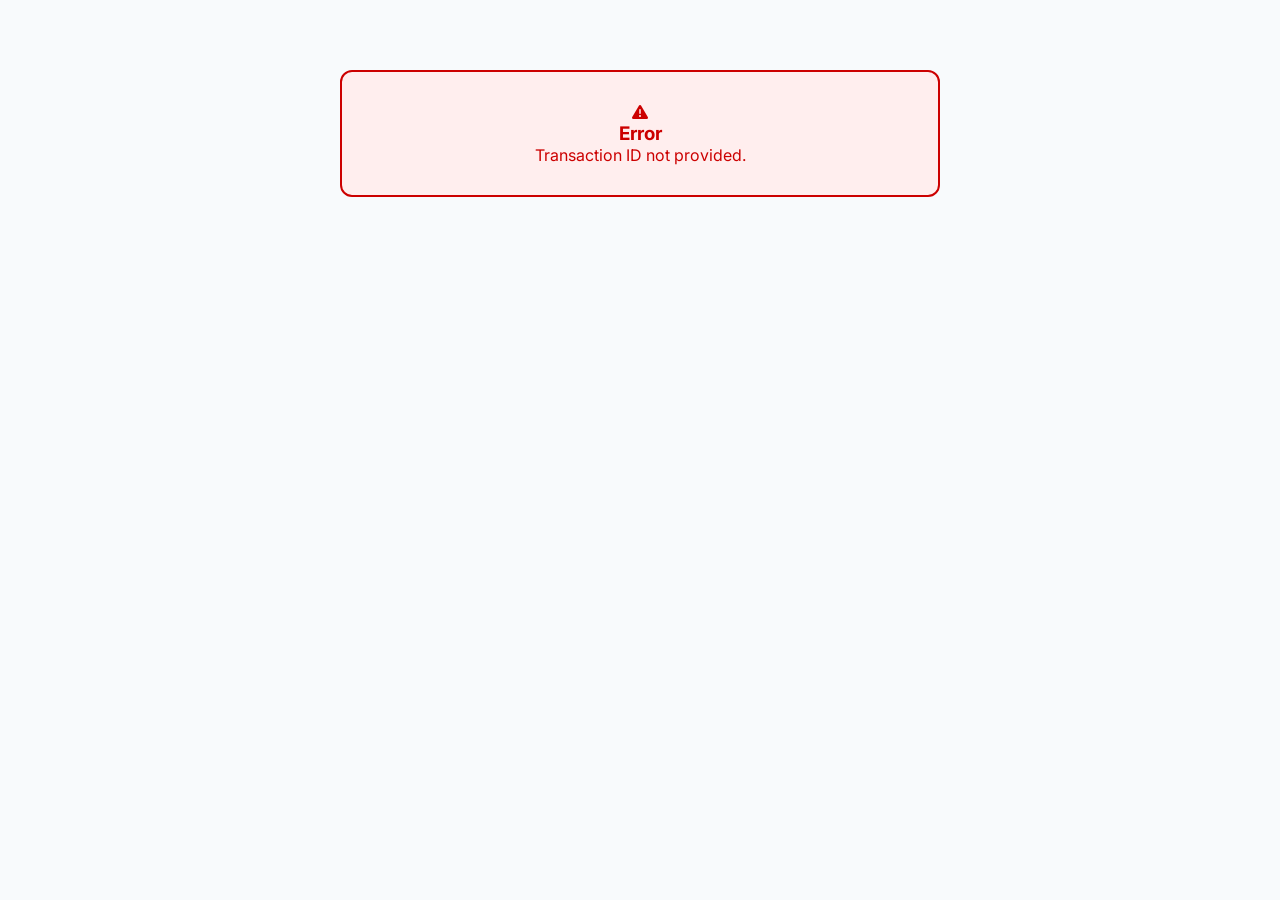
<file: receipt.html>
<!DOCTYPE html>
<html lang="en">
<head>
    <meta charset="UTF-8">
    <meta name="viewport" content="width=device-width, initial-scale=1.0">
    <title>Receipt - BikolpoSeba Telecom Service Point</title>
    <link href="https://fonts.googleapis.com/css2?family=Inter:wght@300;400;500;600;700;800&display=swap" rel="stylesheet">
    <link rel="stylesheet" href="https://cdnjs.cloudflare.com/ajax/libs/font-awesome/6.4.0/css/all.min.css">
    <style>
        * {
            margin: 0;
            padding: 0;
            box-sizing: border-box;
        }

        body {
            font-family: 'Inter', sans-serif;
            background: #f8fafc;
            padding: 20px;
        }

        .loading {
            text-align: center;
            padding: 50px 20px;
            font-size: 18px;
            color: #666;
        }

        .error {
            max-width: 600px;
            margin: 50px auto;
            padding: 30px 20px;
            background: #fee;
            border: 2px solid #c00;
            border-radius: 12px;
            text-align: center;
            color: #c00;
        }

        .receipt-container {
            max-width: 740px;
            margin: 0 auto;
            background: white;
            box-shadow: 0 0 20px rgba(0,0,0,0.1);
            border: 2px solid #28a745;
            border-radius: 12px 12px 0 0;
        }

        .receipt-header {
            background: linear-gradient(135deg, #16a34a, #22c55e);
            color: white;
            padding: 10px;
            text-align: center;
            border-radius: 8px 8px 0 0;
        }

        .receipt-header img {
            background: white;
            padding: 8px;
            border-radius: 8px;
            max-width: 150px;
            max-height: 60px;
            margin-bottom: 10px;
        }

        .receipt-header h2 {
            margin: 10px 0 5px;
            font-size: 24px;
        }

        .receipt-header p {
            font-size: 14px;
            opacity: 0.9;
        }

        .receipt-body {
            padding: 30px;
        }

        .receipt-section {
            margin-bottom: 30px;
            padding-bottom: 20px;
            border-bottom: 2px dashed #e0e0e0;
        }

        .receipt-section:last-child {
            border-bottom: none;
        }

        .section-header {
            display: flex;
            justify-content: space-between;
            align-items: center;
            margin-bottom: 20px;
            gap: 15px;
        }

        .trx-id {
            font-size: 20px;
            font-weight: bold;
            color: #333;
            word-break: break-all;
        }

        .status-badge {
            padding: 8px 20px;
            border-radius: 20px;
            font-weight: 600;
            font-size: 14px;
            text-transform: uppercase;
            white-space: nowrap;
        }

        .status-completed { background: #d4edda; color: #155724; }
        .status-pending { background: #fff3cd; color: #856404; }
        .status-rejected { background: #f8d7da; color: #721c24; }

        .row {
            display: flex;
            gap: 20px;
            margin-bottom: 15px;
        }

        .col {
            flex: 1;
            min-width: 0;
            overflow: hidden;
        }

        .label {
            color: #666;
            font-size: 12px;
            text-transform: uppercase;
            font-weight: 600;
            margin-bottom: 5px;
        }

        .value {
            font-size: 16px;
            color: #333;
            font-weight: 500;
            word-break: break-word;
        }

        .section-title {
            color: #28a745;
            font-size: 18px;
            font-weight: 600;
            margin-bottom: 15px;
            display: flex;
            align-items: center;
            gap: 8px;
        }

        .amount-section {
            background: #f1f8e9;
            padding: 15px;
            text-align: center;
            border: 2px solid #28a745;
            border-radius: 8px;
            margin-top: 15px;
        }

        .amount-total {
            font-size: 30px;
            font-weight: bold;
            color: #28a745;
            margin: 5px 0;
        }

        .footer-note {
            text-align: center;
            margin-top: 30px;
            padding-top: 20px;
            border-top: 1px solid #e0e0e0;
        }

        .footer-note p {
            color: #666;
            font-size: 13px;
            margin: 10px 0;
        }

        .action-buttons {
            display: flex;
            gap: 10px;
            justify-content: center;
            margin: 30px 0;
        }

        .btn {
            padding: 12px 30px;
            border: none;
            border-radius: 8px;
            font-size: 16px;
            font-weight: 600;
            cursor: pointer;
            transition: all 0.3s;
            text-decoration: none;
            display: inline-flex;
            align-items: center;
            justify-content: center;
            gap: 8px;
        }

        .btn-primary {
            background: #28a745;
            color: white;
        }

        .btn-primary:hover {
            background: #218838;
            transform: translateY(-2px);
        }

        .btn-secondary {
            background: #6c757d;
            color: white;
        }

        .btn-secondary:hover {
            background: #5a6268;
        }

        @media print {
            body { background: white; padding: 0; }
            .action-buttons { display: none !important; }
            .receipt-container { box-shadow: none; border: 2px solid #28a745; }
        }

        /* Mobile Responsive Styles */
        @media (max-width: 768px) {
            body {
                padding: 10px;
            }

            .receipt-container {
                border-radius: 8px 8px 0 0;
            }

            .receipt-header {
                padding: 15px;
                border-radius: 6px 6px 0 0;
            }

            .receipt-header h2 {
                font-size: 20px;
            }

            .receipt-header p {
                font-size: 13px;
            }

            .receipt-header img {
                max-width: 120px;
                max-height: 90px;
            }

            .receipt-body {
                padding: 20px 15px;
            }

            .receipt-section {
                margin-bottom: 20px;
                padding-bottom: 15px;
            }

            .section-header {
                flex-wrap: wrap;
                gap: 12px;
            }

            .section-header > div:first-child {
                flex: 1;
                min-width: 0;
            }

            .section-header > div:last-child {
                flex-shrink: 0;
            }

            .trx-id {
                font-size: 16px;
            }

            .status-badge {
                padding: 6px 16px;
                font-size: 12px;
                display: inline-block;
            }

            /* Keep rows horizontal on mobile - just reduce gap */
            .row {
                gap: 10px;
                flex-wrap: nowrap;
            }
            
            .col {
                flex: 1;
                min-width: 0;
            }

            .section-title {
                font-size: 16px;
            }

            .label {
                font-size: 11px;
            }

            .value {
                font-size: 14px;
            }

            .amount-section {
                padding: 12px;
            }

            .amount-total {
                font-size: 24px;
            }

            .footer-note {
                margin-top: 20px;
                padding-top: 15px;
            }

            .footer-note p {
                font-size: 12px;
            }

            .action-buttons {
                flex-direction: column;
                margin: 20px 0;
                padding: 0 10px;
            }

            .btn {
                width: 100%;
                justify-content: center;
                padding: 14px 20px;
                font-size: 15px;
            }

            .error {
                margin: 30px 10px;
                padding: 20px 15px;
            }

            .loading {
                padding: 30px 15px;
                font-size: 16px;
            }
        }

        /* Extra Small Mobile */
        @media (max-width: 480px) {
            body {
                padding: 5px;
            }

            .receipt-header img {
                max-width: 100px;
                /* max-height: 40px; */
            }

            .receipt-header h2 {
                font-size: 18px;
            }

            .receipt-body {
                padding: 15px 12px;
            }

            .trx-id {
                font-size: 14px;
            }

            .section-title {
                font-size: 15px;
            }

            .value {
                font-size: 13px;
            }

            .amount-total {
                font-size: 22px;
            }

            .btn {
                padding: 12px 16px;
                font-size: 14px;
            }
        }
    </style>
</head>
<body>
    <div id="loadingMessage" class="loading">
        <i class="fas fa-spinner fa-spin"></i> Loading receipt...
    </div>

    <div id="errorMessage" class="error" style="display: none;">
        <i class="fas fa-exclamation-triangle"></i>
        <h3>Error</h3>
        <p id="errorText"></p>
    </div>

    <div id="receiptContent" style="display: none;">
        <div class="receipt-container" id="printableArea">
            <div class="receipt-header">
                <div>
                    <img src="assets/images/logo-header.png" alt="BikolpoSeba Telecom Logo" style="height: 45px; width: auto;">
                </div>
                <h2>Digital Service Receipt</h2>
                <p>BikolpoSeba Telecom - Digital Service Point</p>
                <p>Fast, Safe & Reliable</p>
            </div>

            <div class="receipt-body">
                <!-- Transaction ID & Status -->
                <div class="section-header">
                    <div>
                        <div class="label">Transaction ID</div>
                        <div class="trx-id" id="trxId"></div>
                    </div>
                    <div>
                        <span class="status-badge" id="status"></span>
                    </div>
                </div>

                <!-- Date & Time -->
                <div class="receipt-section">
                    <div class="row">
                        <div class="col">
                            <div class="label">Date</div>
                            <div class="value" id="date"></div>
                        </div>
                        <div class="col">
                            <div class="label">Time</div>
                            <div class="value" id="time"></div>
                        </div>
                    </div>
                </div>

                <!-- Sender Information -->
                <div class="receipt-section">
                    <h5 class="section-title">
                        <i class="fas fa-user"></i> Sender Information
                    </h5>
                    <div class="row">
                        <div class="col">
                            <div class="label">Sender Name</div>
                            <div class="value" id="senderName"></div>
                        </div>
                        <div class="col">
                            <div class="label">Sender Phone</div>
                            <div class="value" id="senderPhone"></div>
                        </div>
                    </div>
                </div>

                <!-- Account Information (From/To) -->
                <div id="accountSection" class="receipt-section" style="display: none;">
                    <h5 class="section-title">
                        <i class="fas fa-exchange-alt"></i> Account Information
                    </h5>
                    <div class="row">
                        <div class="col">
                            <div class="label">From Account</div>
                            <div class="value" id="fromAccount"></div>
                        </div>
                        <div class="col">
                            <div class="label">To Account</div>
                            <div class="value" id="toAccount"></div>
                        </div>
                    </div>
                </div>

                <!-- Receiver Information -->
                <div class="receipt-section">
                    <h5 class="section-title">
                        <i class="fas fa-user-check"></i> Receiver Information
                    </h5>
                    <div id="receiverInfo"></div>
                </div>

                <!-- Service & Agent -->
                <div class="receipt-section">
                    <div class="row">
                        <div class="col">
                            <div class="label">Transfer Service</div>
                            <div class="value" id="serviceName"></div>
                        </div>
                        <div class="col">
                            <div class="label">Service Point</div>
                            <div class="value" id="agentName"></div>
                        </div>
                    </div>
                </div>

                <!-- Amount Details -->
                <div class="receipt-section">
                    <h5 class="section-title">
                        <i class="fas fa-dollar-sign"></i> Amount Details
                    </h5>
                    <div class="row">
                        <div class="col">
                            <div class="label">Transfer Amount</div>
                            <div class="value" id="transferAmount"></div>
                        </div>
                        <div class="col">
                            <div class="label">Service Charge</div>
                            <div class="value" id="serviceCharge"></div>
                        </div>
                    </div>

                    <div class="amount-section">
                        <div class="label">Total Amount</div>
                        <div class="amount-total" id="totalAmount"></div>
                        <small>(Including Service Charge)</small>
                    </div>
                </div>

                <!-- Notes -->
                <div id="notesSection" class="receipt-section" style="display: none;">
                    <div class="label">Notes</div>
                    <div class="value" id="notes"></div>
                </div>

                <!-- Footer -->
                <div class="footer-note">
                    <p><strong>Thank you for using our service!</strong></p>
                    <p>For any questions, please contact your nearest agent.</p>
                    <p style="font-size: 11px; opacity: 0.7;">
                        This is a computer-generated receipt and does not require a signature.
                    </p>
                </div>
            </div>
        </div>

        <div class="action-buttons">
            <button onclick="downloadPDF()" class="btn btn-primary">
                <i class="fas fa-download"></i> Download PDF
            </button>
            <a href="index.html" class="btn btn-secondary">
                <i class="fas fa-home"></i> Back to Home
            </a>
        </div>
    </div>

    <script>
        // Get transaction ID from URL
        const urlParams = new URLSearchParams(window.location.search);
        const transactionId = urlParams.get('id') || urlParams.get('trx_id');

        // Your Laravel API endpoint
        const API_BASE_URL = 'https://admin.bikolposeba.com/api';

        // Load receipt data
        async function loadReceipt() {
            if (!transactionId) {
                showError('Transaction ID not provided.');
                return;
            }

            try {
                const response = await fetch(`${API_BASE_URL}/receipts/${transactionId}`);
                
                if (!response.ok) {
                    throw new Error('Receipt not found');
                }

                const data = await response.json();
                displayReceipt(data);
            } catch (error) {
                console.error('Error:', error);
                showError('Failed to load receipt. Please try again later.');
            }
        }

        function displayReceipt(data) {
            document.getElementById('loadingMessage').style.display = 'none';
            document.getElementById('receiptContent').style.display = 'block';

            document.getElementById('trxId').textContent = data.trx_id;
            document.getElementById('status').textContent = data.status.toUpperCase();
            document.getElementById('status').className = `status-badge status-${data.status}`;
            
            document.getElementById('date').textContent = formatDate(data.created_at);
            document.getElementById('time').textContent = formatTime(data.created_at);
            
            document.getElementById('senderName').textContent = data.sender_name;
            document.getElementById('senderPhone').textContent = data.sender_phone;
            
            if (data.from_account_number || data.receiver_account_number || data.receiver_mfs_number) {
                document.getElementById('accountSection').style.display = 'block';
                document.getElementById('fromAccount').textContent = data.from_account_number || 'N/A';
                document.getElementById('toAccount').textContent = data.receiver_account_number || data.receiver_mfs_number || 'N/A';
            }

            let receiverHtml = `
                <div class="row">
                    <div class="col">
                        <div class="label">Receiver Name</div>
                        <div class="value">${data.receiver_name}</div>
                    </div>
                </div>
            `;

            if (data.service_type !== 'bank') {
                receiverHtml += `
                    <div class="row">
                        <div class="col">
                            <div class="label">Mobile Number</div>
                            <div class="value">${data.receiver_mfs_number || 'N/A'}</div>
                        </div>
                    </div>
                `;
            } else {
                receiverHtml += `
                    <div class="row">
                        <div class="col">
                            <div class="label">Bank Name</div>
                            <div class="value">${data.receiver_bank || 'N/A'}</div>
                        </div>
                        <div class="col">
                            <div class="label">Branch Name</div>
                            <div class="value">${data.bank_branch || 'N/A'}</div>
                        </div>
                    </div>
                    <div class="row">
                        <div class="col">
                            <div class="label">Account Number</div>
                            <div class="value">${data.receiver_account_number || 'N/A'}</div>
                        </div>
                        <div class="col">
                            <div class="label">Account Holder</div>
                            <div class="value">${data.receiver_account_name || 'N/A'}</div>
                        </div>
                    </div>
                `;
            }
            document.getElementById('receiverInfo').innerHTML = receiverHtml;

            document.getElementById('serviceName').textContent = data.service_name || 'N/A';
            document.getElementById('agentName').textContent = data.agent_name || 'N/A';
            
            document.getElementById('transferAmount').textContent = '৳ ' + formatNumber(data.amount);
            document.getElementById('serviceCharge').textContent = '৳ ' + formatNumber(data.service_charge);
            document.getElementById('totalAmount').textContent = '৳ ' + formatNumber(data.amount + data.service_charge);

            if (data.notes) {
                document.getElementById('notesSection').style.display = 'block';
                document.getElementById('notes').textContent = data.notes;
            }
        }

        function showError(message) {
            document.getElementById('loadingMessage').style.display = 'none';
            document.getElementById('errorMessage').style.display = 'block';
            document.getElementById('errorText').textContent = message;
        }

        function formatDate(dateString) {
            const date = new Date(dateString);
            return date.toLocaleDateString('en-US', { day: 'numeric', month: 'long', year: 'numeric' });
        }

        function formatTime(dateString) {
            const date = new Date(dateString);
            return date.toLocaleTimeString('en-US', { hour: '2-digit', minute: '2-digit', hour12: true });
        }

        function formatNumber(num) {
            return parseFloat(num).toFixed(2);
        }

        function printReceipt() {
            window.print();
        }

        function downloadPDF() {
            const btn = event.target.closest('.btn');
            const originalHTML = btn.innerHTML;
            
            btn.innerHTML = '<i class="fas fa-spinner fa-spin"></i> Downloading...';
            btn.disabled = true;
            
            const downloadUrl = `${API_BASE_URL}/receipts/${transactionId}/download`;
            
            const link = document.createElement('a');
            link.href = downloadUrl;
            link.download = `receipt-${transactionId}.pdf`;
            document.body.appendChild(link);
            link.click();
            document.body.removeChild(link);
            
            setTimeout(() => {
                btn.innerHTML = originalHTML;
                btn.disabled = false;
            }, 2000);
        }

        loadReceipt();
    </script>
</body>
</html>
</file>
<file: style.css>
* {
    margin: 0;
    padding: 0;
    box-sizing: border-box;
}

:root {
    --primary-green: #16a34a;
    --light-green: #22c55e;
    --dark-green: #15803d;
    --bg-primary: #fafafa;
    --bg-secondary: #ffffff;
    --text-primary: #0f172a;
    --text-secondary: #64748b;
    --border-color: #e2e8f0;
    --shadow-light: 0 1px 3px 0 rgba(0, 0, 0, 0.1), 0 1px 2px 0 rgba(0, 0, 0, 0.06);
    --shadow-medium: 0 4px 6px -1px rgba(0, 0, 0, 0.1), 0 2px 4px -1px rgba(0, 0, 0, 0.06);
    --shadow-large: 0 20px 25px -5px rgba(0, 0, 0, 0.1), 0 10px 10px -5px rgba(0, 0, 0, 0.04);
    --radius-sm: 8px;
    --radius-md: 12px;
    --radius-lg: 16px;
    --radius-xl: 24px;
}

body {
    font-family: 'Inter', 'Noto Sans Bengali', sans-serif;
    line-height: 1.6;
    color: var(--text-primary);
    background: var(--bg-primary);
}

.bengali {
    font-family: 'Noto Sans Bengali', sans-serif;
}

/* Header & Top Bar Wrapper */
.fixed-top-wrapper {
    position: fixed;
    top: 0;
    left: 0;
    right: 0;
    z-index: 1000;
    box-shadow: 0 2px 10px rgba(0, 0, 0, 0.05);
}

.top-bar {
    background: #0f172a;
    color: #cbd5e1;
    font-size: 0.85rem;
    border-bottom: 1px solid rgba(255, 255, 255, 0.1);
}

.top-bar-container {
    max-width: 1400px;
    margin: 0 auto;
    padding: 0.4rem 1rem;
    display: flex;
    justify-content: space-between;
    align-items: center;
    gap: 0.5rem;
}

.header {
    position: relative;
    top: 0;
    width: 100%;
    background: rgba(255, 255, 255, 0.95);
    backdrop-filter: blur(20px);
    border-bottom: 1px solid var(--border-color);
    transition: all 0.3s ease;
}

.nav {
    max-width: 1400px;
    margin: 0 auto;
    display: flex;
    justify-content: space-between;
    align-items: center;
    padding: 0.75rem 1.25rem;
}

.site-logo {
    height: 44px;
    width: auto;
    max-width: 260px;
    display: block;
    object-fit: contain;
}


.logo-icon {
    width: 40px;
    height: 40px;
    background: linear-gradient(135deg, var(--primary-green), var(--light-green));
    border-radius: var(--radius-md);
    display: flex;
    align-items: center;
    justify-content: center;
    color: white;
}

.nav-links {
    display: flex;
    gap: 2rem;
    list-style: none;
}

.nav-links a {
    text-decoration: none;
    color: var(--text-primary);
    font-weight: 500;
    padding: 0.5rem 1rem;
    border-radius: var(--radius-sm);
    transition: all 0.3s ease;
}

.nav-links a:hover {
    background: rgba(22, 163, 74, 0.1);
    color: var(--primary-green);
}

.header-cta {
    background: var(--primary-green);
    color: white;
    padding: 0.75rem 1.5rem;
    border-radius: var(--radius-lg);
    text-decoration: none;
    font-weight: 600;
    transition: all 0.3s ease;
    border: none;
    cursor: pointer;
}

.header-cta:hover {
    background: var(--dark-green);
    transform: translateY(-1px);
    box-shadow: var(--shadow-medium);
}

/* Hero Section */
.hero {
    padding: 8rem 2rem 4rem;
    background: linear-gradient(135deg, #f8fafc 0%, #f1f5f9 100%);
    position: relative;
    overflow: hidden;
}

.hero::before {
    content: '';
    position: absolute;
    top: 0;
    right: 0;
    width: 55%;
    height: 100%;
    background: linear-gradient(135deg, rgba(22, 163, 74, 0.05), rgba(34, 197, 94, 0.1));
    border-radius: 0 0 0 100px;
}

.hero-container {
    max-width: 1400px;
    margin: 0 auto;
    display: grid;
    grid-template-columns: 1fr 1fr;
    gap: 4rem;
    align-items: center;
    position: relative;
    z-index: 2;
}

.hero-content {
    max-width: 580px;
}

.hero-badge {
    display: inline-flex;
    align-items: center;
    gap: 0.5rem;
    background: rgba(22, 163, 74, 0.1);
    color: var(--primary-green);
    padding: 0.5rem 1rem;
    border-radius: var(--radius-xl);
    font-size: 0.875rem;
    font-weight: 600;
    margin-bottom: 1.5rem;
    border: 1px solid rgba(22, 163, 74, 0.2);
}

.hero-title {
    font-size: 3.5rem;
    line-height: 5rem;
    font-weight: 800;
    margin-bottom: 1.5rem;
    background: linear-gradient(135deg, var(--text-primary), var(--primary-green));
    -webkit-background-clip: text;
    -webkit-text-fill-color: transparent;
    background-clip: text;
}

.hero-subtitle {
    font-size: 1.25rem;
    color: var(--text-secondary);
    margin-bottom: 2rem;
    line-height: 1.6;
}

.hero-features {
    display: flex;
    flex-wrap: wrap;
    gap: 1.5rem;
    margin-bottom: 2.5rem;
}

.hero-feature {
    display: flex;
    align-items: center;
    gap: 0.5rem;
    color: var(--text-secondary);
    font-size: 0.95rem;
}

.hero-feature i {
    color: var(--primary-green);
    font-size: 1rem;
}

.hero-actions {
    display: flex;
    gap: 1rem;
    align-items: center;
}

.btn-primary {
    background: linear-gradient(135deg, var(--primary-green), var(--light-green));
    color: white;
    padding: 1rem 2rem;
    border-radius: var(--radius-lg);
    text-decoration: none;
    font-weight: 600;
    display: inline-flex;
    align-items: center;
    gap: 0.5rem;
    transition: all 0.3s ease;
    border: none;
    cursor: pointer;
    font-size: 1rem;
}

.btn-primary:hover {
    transform: translateY(-2px);
    box-shadow: 0 10px 25px rgba(22, 163, 74, 0.3);
}

.btn-secondary {
    color: var(--primary-green);
    padding: 1rem 2rem;
    border: 2px solid var(--primary-green);
    border-radius: var(--radius-lg);
    text-decoration: none;
    font-weight: 600;
    transition: all 0.3s ease;
    background: transparent;
    height: 54px;
}

.btn-secondary:hover {
    background: var(--primary-green);
    color: white;
}

/* Hero Visual - Grand HQ Building Showcase */
.hero-visual {
    position: relative;
    display: flex;
    justify-content: center;
    align-items: center;
    width: 100%;
}

.hero-hq-main-showcase {
    position: relative;
    width: 100%;
    max-width: 550px;
    background: #0f172a;
    border-radius: var(--radius-xl);
    padding: 10px;
    box-shadow: 0 25px 50px -12px rgba(15, 23, 42, 0.35), 0 0 25px rgba(22, 163, 74, 0.2);
    border: 1px solid rgba(34, 197, 94, 0.3);
    cursor: pointer;
    transition: all 0.4s cubic-bezier(0.16, 1, 0.3, 1);
    z-index: 5;
    animation: float 6s ease-in-out infinite;
}

.hero-hq-main-showcase:hover {
    transform: translateY(-8px) scale(1.02);
    box-shadow: 0 30px 60px -12px rgba(22, 163, 74, 0.4), 0 0 35px rgba(34, 197, 94, 0.4);
    border-color: var(--light-green);
}

.hero-hq-img-wrapper {
    position: relative;
    width: 100%;
    height: 440px;
    border-radius: calc(var(--radius-xl) - 6px);
    overflow: hidden;
}

.hero-hq-img {
    width: 100%;
    height: 100%;
    object-fit: cover;
    display: block;
    transition: transform 0.6s cubic-bezier(0.16, 1, 0.3, 1);
}

.hero-hq-main-showcase:hover .hero-hq-img {
    transform: scale(1.06);
}

.hero-hq-badge-pill {
    position: absolute;
    top: 1rem;
    left: 1rem;
    background: rgba(15, 23, 42, 0.85);
    backdrop-filter: blur(12px);
    color: #ffffff;
    padding: 0.5rem 1rem;
    border-radius: 30px;
    font-size: 0.85rem;
    font-weight: 600;
    border: 1px solid rgba(34, 197, 94, 0.6);
    display: flex;
    align-items: center;
    gap: 0.5rem;
    z-index: 3;
    box-shadow: 0 4px 15px rgba(0, 0, 0, 0.3);
}

.hero-hq-zoom-hint {
    position: absolute;
    top: 1rem;
    right: 1rem;
    background: rgba(0, 0, 0, 0.7);
    backdrop-filter: blur(8px);
    color: #ffffff;
    padding: 0.4rem 0.85rem;
    border-radius: 20px;
    font-size: 0.8rem;
    font-weight: 500;
    z-index: 3;
    transition: all 0.3s ease;
}

.hero-hq-main-showcase:hover .hero-hq-zoom-hint {
    background: var(--primary-green);
}

.hero-hq-caption {
    position: absolute;
    bottom: 0;
    left: 0;
    right: 0;
    padding: 2rem 1.5rem 1.25rem;
    background: linear-gradient(0deg, rgba(15, 23, 42, 0.95) 0%, rgba(15, 23, 42, 0.7) 65%, transparent 100%);
    color: white;
    z-index: 2;
    text-align: left;
}

.hero-hq-caption h3 {
    font-size: 1.35rem;
    font-weight: 700;
    color: #ffffff;
    margin-bottom: 0.2rem;
}

.hero-hq-caption p {
    font-size: 0.9rem;
    color: #cbd5e1;
    display: flex;
    align-items: center;
    gap: 0.4rem;
}

.floating-elements {
    position: absolute;
    top: 0;
    left: 0;
    width: 100%;
    height: 100%;
    pointer-events: none;
}

.floating-card {
    position: absolute;
    background: white;
    padding: 1rem;
    border-radius: var(--radius-lg);
    box-shadow: var(--shadow-medium);
    animation: float 4s ease-in-out infinite;
}

.floating-card.card-1 {
    top: 5%;
    right: -25px;
    z-index: 10;
    animation-delay: -1s;
}

.floating-card.card-2 {
    bottom: -15px;
    left: -25px;
    z-index: 10;
    animation-delay: -2s;
}

@keyframes float {
    0%, 100% {
        transform: translateY(0px);
    }
    50% {
        transform: translateY(-10px);
    }
}

/* Trust Section */
.trust-section {
    padding: 3rem 2rem;
    background: white;
    border-bottom: 1px solid var(--border-color);
}

.trust-container {
    max-width: 1400px;
    margin: 0 auto;
    text-align: center;
}

.trust-stats {
    display: grid;
    grid-template-columns: repeat(auto-fit, minmax(200px, 1fr));
    gap: 2rem;
    margin-top: 2rem;
}

.trust-stat {
    padding: 1.5rem;
}

.trust-number {
    font-size: 2.5rem;
    font-weight: 800;
    color: var(--primary-green);
    display: block;
    margin-bottom: 0.5rem;
}

.trust-label {
    color: var(--text-secondary);
    font-weight: 500;
}

/* How It Works */
.how-it-works {
    padding: 6rem 2rem;
    background: var(--bg-primary);
}

.section-container {
    max-width: 1400px;
    margin: 0 auto;
}

.section-header {
    text-align: center;
    margin-bottom: 4rem;
}

.section-title {
    font-size: 2.5rem;
    font-weight: 700;
    margin-bottom: 1rem;
    color: var(--text-primary);
}

.section-subtitle {
    font-size: 1.2rem;
    color: var(--text-secondary);
    max-width: 600px;
    margin: 0 auto;
}

.steps-grid {
    display: grid;
    grid-template-columns: repeat(auto-fit, minmax(300px, 1fr));
    gap: 2rem;
}

.step-card {
    background: white;
    padding: 2.5rem;
    border-radius: var(--radius-xl);
    text-align: center;
    position: relative;
    border: 1px solid var(--border-color);
    transition: all 0.3s ease;
}

.step-card:hover {
    transform: translateY(-5px);
    box-shadow: var(--shadow-large);
}

.step-number {
    position: absolute;
    top: -15px;
    left: 50%;
    transform: translateX(-50%);
    width: 40px;
    height: 40px;
    background: linear-gradient(135deg, var(--primary-green), var(--light-green));
    color: white;
    border-radius: 50%;
    display: flex;
    align-items: center;
    justify-content: center;
    font-weight: 700;
    font-size: 1.1rem;
}

.step-icon {
    font-size: 3rem;
    color: var(--primary-green);
    margin-bottom: 1.5rem;
}

.step-title {
    font-size: 1.3rem;
    font-weight: 600;
    margin-bottom: 1rem;
    color: var(--text-primary);
}

.step-description {
    color: var(--text-secondary);
    line-height: 1.6;
}

/* Features Showcase */
.features-showcase {
    padding: 6rem 2rem;
    background: white;
}

.features-grid {
    display: grid;
    grid-template-columns: repeat(auto-fit, minmax(350px, 1fr));
    gap: 3rem;
    margin-top: 4rem;
}

.feature-showcase {
    display: flex;
    gap: 1.5rem;
    padding: 2rem;
    border-radius: var(--radius-xl);
    background: var(--bg-primary);
    border: 1px solid var(--border-color);
    transition: all 0.3s ease;
}

.feature-showcase:hover {
    box-shadow: var(--shadow-medium);
    transform: translateY(-2px);
}

.feature-showcase-icon {
    flex-shrink: 0;
    width: 60px;
    height: 60px;
    background: linear-gradient(135deg, var(--primary-green), var(--light-green));
    border-radius: var(--radius-lg);
    display: flex;
    align-items: center;
    justify-content: center;
    color: white;
    font-size: 1.5rem;
}

.feature-showcase-content h3 {
    font-size: 1.2rem;
    font-weight: 600;
    margin-bottom: 0.5rem;
    color: var(--text-primary);
}

.feature-showcase-content p {
    color: var(--text-secondary);
    line-height: 1.5;
}

/* Pricing Section */
.pricing-section {
    padding: 6rem 2rem;
    background: linear-gradient(135deg, var(--primary-green), var(--light-green));
    color: white;
    position: relative;
    overflow: hidden;
}

.pricing-section::before {
    content: '';
    position: absolute;
    top: 0;
    left: 0;
    right: 0;
    bottom: 0;
    background: url('data:image/svg+xml,<svg xmlns="http://www.w3.org/2000/svg" viewBox="0 0 100 100"><defs><pattern id="dots" width="20" height="20" patternUnits="userSpaceOnUse"><circle cx="10" cy="10" r="1" fill="rgba(255,255,255,0.1)"/></pattern></defs><rect width="100" height="100" fill="url(%23dots)"/></svg>');
}

.pricing-container {
    max-width: 800px;
    margin: 0 auto;
    text-align: center;
    position: relative;
    z-index: 2;
}

.pricing-card {
    background: rgba(255, 255, 255, 0.1);
    backdrop-filter: blur(20px);
    border: 1px solid rgba(255, 255, 255, 0.2);
    border-radius: var(--radius-xl);
    padding: 3rem;
    margin-top: 2rem;
}

.pricing-highlight {
    font-size: 3rem;
    font-weight: 800;
    margin-bottom: 1rem;
}

.pricing-subtext {
    font-size: 1.1rem;
    opacity: 0.9;
    margin-bottom: 2rem;
}

.pricing-features {
    display: grid;
    grid-template-columns: repeat(4, 1fr);
    /* Four equal columns for four features */
    gap: 1rem;
    margin-top: 2rem;
}

.pricing-feature {
    display: flex;
    align-items: center;
    gap: 0.5rem;
    font-size: 0.95rem;
}

.pricing-feature i {
    color: rgba(255, 255, 255, 0.8);
}

        /* Calculator Styles */
        .calculator-card {
            background: rgba(255, 255, 255, 0.95);
            color: #333;
            backdrop-filter: blur(20px);
            border: 1px solid rgba(255, 255, 255, 0.3);
        }

        .calculator-title {
            color: var(--dark-green);
            font-size: 1.8rem;
            margin-bottom: 2rem;
        }

        .input-group {
            margin-bottom: 1.5rem;
            text-align: left;
        }

        .input-label {
            display: block;
            margin-bottom: 0.5rem;
            font-weight: 600;
            color: #333;
        }

        .input-field {
            width: 100%;
            padding: 1rem;
            border: 2px solid #e0e0e0;
            border-radius: var(--radius-lg);
            font-size: 1.1rem;
            background: white;
            transition: all 0.3s ease;
        }

        .input-field:focus {
            outline: none;
            border-color: var(--primary-green);
            box-shadow: 0 0 0 3px rgba(0, 184, 148, 0.1);
        }

        .currency-symbol {
            position: relative;
        }

        .currency-symbol::before {
            content: '৳';
            position: absolute;
            right: 1rem;
            top: 50%;
            transform: translateY(-50%);
            color: #666;
            font-weight: 600;
        }

        .currency-symbol .input-field {
            padding-right: 2.5rem;
        }

        .result-section {
            margin-top: 2rem;
            padding: 1.5rem;
            background: rgba(0, 184, 148, 0.1);
            border-radius: var(--radius-lg);
            border-left: 4px solid var(--primary-green);
        }

        .result-row {
            display: flex;
            justify-content: space-between;
            align-items: center;
            margin-bottom: 1rem;
            padding: 0.5rem 0;
        }

        .result-row:last-child {
            margin-bottom: 0;
            padding-top: 1rem;
            border-top: 2px solid rgba(0, 184, 148, 0.2);
            font-weight: 700;
            font-size: 1.1rem;
        }

        .result-label {
            color: #555;
        }

        .result-value {
            font-weight: 600;
            color: var(--dark-green);
        }

        .total-value {
            color: var(--primary-green);
            font-size: 1.2rem;
        }

        .calculation-note {
            margin-top: 1rem;
            padding: 1rem;
            background: rgba(0, 184, 148, 0.05);
            border-radius: var(--radius-md);
            font-size: 0.9rem;
            color: #666;
            text-align: center;
        }

        /* Responsive Design */
        @media (max-width: 768px) {
            .pricing-grid {
                grid-template-columns: 1fr;
                gap: 1.5rem;
            }

            .section-title {
                font-size: 2rem;
            }

            .pricing-highlight {
                font-size: 2.5rem;
            }

            .pricing-features {
                grid-template-columns: 1fr;
            }

            .pricing-section {
                padding: 4rem 1rem;
            }

            .result-section{
                padding: 1rem;
            }
        }

        /* Animation */
        .animate-slide-up {
            animation: slideUp 0.6s ease-out;
        }

        @keyframes slideUp {
            from {
                opacity: 0;
                transform: translateY(30px);
            }
            to {
                opacity: 1;
                transform: translateY(0);
            }
        }

/* Agent CTA */
.agent-cta {
    padding: 6rem 2rem;
    background: var(--bg-primary);
}

.cta-container {
    max-width: 1000px;
    margin: 0 auto;
    display: grid;
    grid-template-columns: 1fr 1fr;
    gap: 4rem;
    align-items: center;
}

.cta-content h2 {
    font-size: 2.2rem;
    font-weight: 700;
    margin-bottom: 1rem;
    color: var(--text-primary);
}

.cta-content p {
    color: var(--text-secondary);
    margin-bottom: 2rem;
    font-size: 1.1rem;
    line-height: 1.6;
}

.cta-benefits {
    list-style: none;
    margin-bottom: 2rem;
}

.cta-benefits li {
    display: flex;
    align-items: center;
    gap: 0.75rem;
    margin-bottom: 0.75rem;
    color: var(--text-secondary);
}

.cta-benefits i {
    color: var(--primary-green);
    font-size: 1.1rem;
}

.cta-visual {
    background: white;
    border-radius: var(--radius-xl);
    padding: 2rem;
    box-shadow: var(--shadow-medium);
    border: 1px solid var(--border-color);
}

.commission-highlight {
    text-align: center;
    padding: 2rem;
    background: linear-gradient(135deg, rgba(22, 163, 74, 0.1), rgba(34, 197, 94, 0.1));
    border-radius: var(--radius-lg);
    border: 1px solid rgba(22, 163, 74, 0.2);
}

.commission-highlight h3 {
    font-size: 1.5rem;
    font-weight: 700;
    color: var(--primary-green);
    margin-bottom: 0.5rem;
}

.commission-highlight p {
    color: var(--text-secondary);
}

/* Footer */
.footer {
    background: var(--text-primary);
    color: white;
    padding: 4rem 2rem 2rem;
}

.footer-container {
    max-width: 1400px;
    margin: 0 auto;
}

.footer-grid {
    display: grid;
    grid-template-columns: 2fr 1fr 1fr 1fr;
    gap: 3rem;
    margin-bottom: 3rem;
}

.footer-brand h3 {
    color: var(--light-green);
    font-size: 1.5rem;
    margin-bottom: 1rem;
}

.footer-brand p {
    color: #94a3b8;
    line-height: 1.6;
    margin-bottom: 1.5rem;
}

.footer-section h4 {
    color: var(--light-green);
    margin-bottom: 1rem;
    font-weight: 600;
}

.footer-section a {
    color: #94a3b8;
    text-decoration: none;
    display: block;
    margin-bottom: 0.5rem;
    transition: color 0.3s ease;
}

.footer-section a:hover {
    color: var(--light-green);
}

.footer-bottom {
    border-top: 1px solid #334155;
    padding-top: 2rem;
    text-align: center;
    color: #64748b;
}


/* NEW CLASS: Optimized Footer Logo */
.footer-logo {
    display: inline-block;
    margin-bottom: 0.5rem;
    line-height: 0;
    transition: transform 0.3s ease;
}

.footer-logo:hover {
    transform: scale(1.02);
}

.footer-logo svg {
    width: 220px;
    height: auto;
    max-width: 100%;
    display: block;
    filter: drop-shadow(0 2px 8px rgba(0, 0, 0, 0.1));
}

.footer-brand p {
    color: #94a3b8;
    line-height: 1.6;
    font-size: 0.95rem;
    margin-top: 0.5rem;
}

.footer-section h4 {
    color: var(--light-green);
    margin-bottom: 1rem;
    font-weight: 600;
    font-size: 1.1rem;
}

.footer-section a {
    color: #94a3b8;
    text-decoration: none;
    display: flex;
    align-items: center;
    margin-bottom: 0.75rem;
    transition: color 0.3s ease;
    font-size: 0.95rem;
}

.footer-section a i {
    margin-right: 0.5rem;
    width: 16px;
    color: var(--accent-yellow);
}

.footer-section a:hover {
    color: var(--light-green);
}

.footer-bottom {
    border-top: 1px solid #334155;
    padding-top: 2rem;
    text-align: center;
    color: #64748b;
}


/* CSS for Testimonials, Security & Live Activity Sections */

/* Testimonials Section */
.testimonials-section {
    padding: 6rem 2rem;
    background: linear-gradient(135deg, #f8fafc 0%, #e2e8f0 100%);
}

.testimonials-grid {
    display: grid;
    grid-template-columns: repeat(auto-fit, minmax(350px, 1fr));
    gap: 2rem;
    margin-bottom: 3rem;
}

.testimonial-card {
    background: white;
    padding: 2rem;
    border-radius: 16px;
    box-shadow: 0 4px 6px -1px rgba(0, 0, 0, 0.1);
    border: 1px solid #e2e8f0;
    transition: all 0.3s ease;
    position: relative;
}

.testimonial-card:hover {
    transform: translateY(-5px);
    box-shadow: 0 20px 25px -5px rgba(0, 0, 0, 0.1);
}

.testimonial-card::before {
    content: '"';
    position: absolute;
    top: -10px;
    left: 20px;
    font-size: 4rem;
    color: #16a34a;
    opacity: 0.3;
    font-family: Georgia, serif;
}

.testimonial-header {
    display: flex;
    align-items: center;
    gap: 1rem;
    margin-bottom: 1.5rem;
}

.testimonial-avatar {
    width: 50px;
    height: 50px;
    background: linear-gradient(135deg, #16a34a, #22c55e);
    border-radius: 50%;
    display: flex;
    align-items: center;
    justify-content: center;
    color: white;
    font-size: 1.2rem;
}

.testimonial-info h4 {
    font-weight: 600;
    color: #0f172a;
    margin-bottom: 0.2rem;
}

.testimonial-info p {
    color: #64748b;
    font-size: 0.9rem;
}

.testimonial-rating {
    margin-left: auto;
    color: #fbbf24;
    font-size: 0.9rem;
}

.testimonial-text {
    color: #0f172a;
    line-height: 1.6;
    margin-bottom: 1rem;
    font-style: italic;
}

.testimonial-meta {
    color: #64748b;
    font-size: 0.85rem;
    display: flex;
    align-items: center;
    gap: 0.5rem;
}

.trust-indicators {
    display: grid;
    grid-template-columns: repeat(auto-fit, minmax(250px, 1fr));
    gap: 2rem;
    margin-top: 3rem;
}

.trust-indicator {
    display: flex;
    align-items: center;
    gap: 1rem;
    background: white;
    padding: 1.5rem;
    border-radius: 12px;
    box-shadow: 0 1px 3px rgba(0, 0, 0, 0.1);
    border: 1px solid #e2e8f0;
}

.trust-icon {
    width: 50px;
    height: 50px;
    background: rgba(22, 163, 74, 0.1);
    border-radius: 12px;
    display: flex;
    align-items: center;
    justify-content: center;
    color: #16a34a;
    font-size: 1.3rem;
}

.trust-text h4 {
    font-weight: 600;
    color: #0f172a;
    margin-bottom: 0.3rem;
}

.trust-text p {
    color: #64748b;
    font-size: 0.9rem;
}

/* Security Section */
.security-section {
    padding: 6rem 2rem;
    background: white;
}

.security-grid {
    display: grid;
    grid-template-columns: 2fr 1fr;
    gap: 3rem;
    margin-top: 4rem;
}

.security-card {
    padding: 3rem;
    border-radius: 24px;
    background: linear-gradient(135deg, rgba(22, 163, 74, 0.05), rgba(34, 197, 94, 0.1));
    border: 1px solid rgba(22, 163, 74, 0.1);
}

.security-header {
    text-align: center;
    margin-bottom: 2.5rem;
}

.security-icon-large {
    width: 80px;
    height: 80px;
    background: linear-gradient(135deg, #16a34a, #22c55e);
    border-radius: 50%;
    display: flex;
    align-items: center;
    justify-content: center;
    color: white;
    font-size: 2rem;
    margin: 0 auto 1rem;
}

.security-header h3 {
    font-size: 1.8rem;
    font-weight: 700;
    color: #0f172a;
}

.security-features {
    display: flex;
    flex-direction: column;
    gap: 1.5rem;
}

.security-feature {
    display: flex;
    align-items: flex-start;
    gap: 1rem;
    padding: 1rem;
    background: rgba(255, 255, 255, 0.7);
    border-radius: 12px;
    border: 1px solid rgba(22, 163, 74, 0.1);
}

.security-feature-icon {
    width: 40px;
    height: 40px;
    background: #16a34a;
    border-radius: 8px;
    display: flex;
    align-items: center;
    justify-content: center;
    color: white;
    font-size: 1rem;
    flex-shrink: 0;
}

.security-feature-text h4 {
    font-weight: 600;
    color: #0f172a;
    margin-bottom: 0.3rem;
}

.security-feature-text p {
    color: #64748b;
    font-size: 0.9rem;
    line-height: 1.5;
}

.compliance-cards {
    display: flex;
    flex-direction: column;
    gap: 1.5rem;
}

.compliance-card {
    background: white;
    padding: 2rem;
    border-radius: 16px;
    box-shadow: 0 4px 6px -1px rgba(0, 0, 0, 0.1);
    border: 1px solid #e2e8f0;
    text-align: center;
    transition: all 0.3s ease;
}

.compliance-card:hover {
    transform: translateY(-3px);
    box-shadow: 0 20px 25px -5px rgba(0, 0, 0, 0.1);
}

.compliance-icon {
    width: 60px;
    height: 60px;
    background: linear-gradient(135deg, #16a34a, #22c55e);
    border-radius: 50%;
    display: flex;
    align-items: center;
    justify-content: center;
    color: white;
    font-size: 1.5rem;
    margin: 0 auto 1rem;
}

.compliance-card h4 {
    font-weight: 600;
    color: #0f172a;
    margin-bottom: 0.5rem;
}

.compliance-card p {
    color: #64748b;
    font-size: 0.9rem;
    margin-bottom: 1rem;
}

.compliance-badge {
    display: inline-block;
    background: rgba(22, 163, 74, 0.1);
    color: #16a34a;
    padding: 0.3rem 0.8rem;
    border-radius: 20px;
    font-size: 0.8rem;
    font-weight: 600;
    border: 1px solid rgba(22, 163, 74, 0.2);
}

/* Live Activity Section */
.live-activity-section {
    padding: 6rem 2rem;
    background: #fafafa;
}

.live-activity-grid {
    display: grid;
    grid-template-columns: repeat(auto-fit, minmax(250px, 1fr));
    gap: 2rem;
    margin-bottom: 3rem;
}

.activity-card {
    background: white;
    padding: 2rem;
    border-radius: 24px;
    box-shadow: 0 4px 6px -1px rgba(0, 0, 0, 0.1);
    border: 1px solid #e2e8f0;
    text-align: center;
    transition: all 0.3s ease;
}

.activity-card:hover {
    transform: translateY(-3px);
    box-shadow: 0 20px 25px -5px rgba(0, 0, 0, 0.1);
}

.activity-header {
    display: flex;
    justify-content: space-between;
    align-items: center;
    margin-bottom: 1.5rem;
}

.activity-icon {
    width: 50px;
    height: 50px;
    background: linear-gradient(135deg, #16a34a, #22c55e);
    border-radius: 12px;
    display: flex;
    align-items: center;
    justify-content: center;
    color: white;
    font-size: 1.3rem;
}

.live-indicator {
    display: flex;
    align-items: center;
    gap: 0.5rem;
    font-size: 0.8rem;
    color: #16a34a;
    font-weight: 600;
}

.live-dot {
    width: 8px;
    height: 8px;
    background: #16a34a;
    border-radius: 50%;
    animation: pulse-dot 2s infinite;
}

@keyframes pulse-dot {
    0% {
        opacity: 1;
        transform: scale(1);
    }

    50% {
        opacity: 0.5;
        transform: scale(1.2);
    }

    100% {
        opacity: 1;
        transform: scale(1);
    }
}

.activity-number {
    font-size: 2.5rem;
    font-weight: 800;
    color: #16a34a;
    margin-bottom: 0.5rem;
}

.activity-content p {
    color: #64748b;
    font-weight: 500;
}

.recent-transactions {
    background: white;
    padding: 2rem;
    border-radius: 24px;
    box-shadow: 0 4px 6px -1px rgba(0, 0, 0, 0.1);
    border: 1px solid #e2e8f0;
}

.recent-transactions h3 {
    font-size: 1.3rem;
    font-weight: 600;
    color: #0f172a;
    margin-bottom: 1.5rem;
    text-align: center;
}

.transaction-feed {
    display: flex;
    flex-direction: column;
    gap: 1rem;
}

.transaction-item {
    display: flex;
    justify-content: space-between;
    align-items: center;
    padding: 1rem;
    background: #fafafa;
    border-radius: 12px;
    border: 1px solid #e2e8f0;
}

.transaction-amount {
    font-weight: 700;
    color: #0f172a;
    font-size: 1.1rem;
}

.transaction-route {
    color: #64748b;
    font-size: 0.9rem;
}

.transaction-status {
    display: flex;
    align-items: center;
    gap: 0.5rem;
    font-size: 0.9rem;
    font-weight: 600;
}

.transaction-status i {
    color: #16a34a;
}

/* Section Header Styles */
.section-container {
    max-width: 1400px;
    margin: 0 auto;
}

.section-header {
    text-align: center;
    margin-bottom: 4rem;
}

.section-title {
    font-size: 2.5rem;
    font-weight: 700;
    margin-bottom: 1rem;
    color: #0f172a;
}

.section-subtitle {
    font-size: 1.2rem;
    color: #64748b;
    max-width: 600px;
    margin: 0 auto;
}

/* Glass morphism effect */
.glass-card {
    background: rgba(255, 255, 255, 0.7);
    backdrop-filter: blur(20px);
    border: 1px solid rgba(255, 255, 255, 0.3);
}

/* Animation classes */
.animate-on-scroll {
    opacity: 0;
    transform: translateY(30px);
    transition: all 0.6s ease;
}

.animate-on-scroll.animated {
    opacity: 1;
    transform: translateY(0);
}


/* Services Overview Section */
.services-overview {
    padding: 6rem 2rem;
    background: linear-gradient(135deg, #ffffff 0%, #f8fafc 100%);
    position: relative;
}

.services-overview::before {
    content: '';
    position: absolute;
    top: 0;
    left: 0;
    right: 0;
    bottom: 0;
    background: url('data:image/svg+xml,<svg xmlns="http://www.w3.org/2000/svg" viewBox="0 0 100 100"><defs><pattern id="service-pattern" width="40" height="40" patternUnits="userSpaceOnUse"><circle cx="20" cy="20" r="1" fill="rgba(22,163,74,0.05)"/></pattern></defs><rect width="100" height="100" fill="url(%23service-pattern)"/></svg>');
}

.services-grid {
    display: grid;
    grid-template-columns: repeat(auto-fit, minmax(280px, 1fr));
    gap: 2rem;
    position: relative;
    z-index: 2;
}

.service-highlight {
    background: white;
    padding: 2.5rem;
    border-radius: var(--radius-xl);
    text-align: center;
    border: 1px solid var(--border-color);
    transition: all 0.4s ease;
    position: relative;
    overflow: hidden;
}

.service-highlight::before {
    content: '';
    position: absolute;
    top: 0;
    left: -100%;
    width: 100%;
    height: 100%;
    background: linear-gradient(90deg, transparent, rgba(22, 163, 74, 0.1), transparent);
    transition: left 0.6s ease;
}

.service-highlight:hover::before {
    left: 100%;
}

.service-highlight:hover {
    transform: translateY(-8px);
    box-shadow: 0 20px 40px rgba(22, 163, 74, 0.15);
    border-color: var(--primary-green);
}

.service-icon {
    width: 70px;
    height: 70px;
    background: linear-gradient(135deg, var(--primary-green), var(--light-green));
    border-radius: 50%;
    display: flex;
    align-items: center;
    justify-content: center;
    color: white;
    font-size: 1.8rem;
    margin: 0 auto 1.5rem;
    transition: all 0.3s ease;
}

.service-highlight:hover .service-icon {
    transform: scale(1.1) rotate(10deg);
}

.service-highlight h3 {
    font-size: 1.3rem;
    font-weight: 700;
    color: var(--text-primary);
    margin-bottom: 1rem;
    line-height: 1.4;
}

.service-highlight p {
    color: var(--text-secondary);
    line-height: 1.6;
    font-size: 1rem;
}

/* Mobile responsive for services */
@media (max-width: 768px) {
    /* Header & Nav Mobile Fix */
    .top-bar-container {
        padding: 0.35rem 0.5rem !important;
        font-size: 0.75rem !important;
        justify-content: center !important;
        text-align: center;
    }

    .helpline-email {
        display: none !important;
    }

    .header {
        padding: 0;
    }

    .nav {
        padding: 0.4rem 0.75rem !important;
        display: flex !important;
        flex-wrap: nowrap !important;
        justify-content: space-between !important;
        align-items: center !important;
        gap: 0.5rem !important;
    }

    .site-logo {
        height: 32px !important;
        width: auto !important;
        max-width: 165px !important;
        object-fit: contain !important;
    }

    /* Hide desktop nav links */
    .nav-links {
        display: none !important;
    }

    .header-cta {
        padding: 0.4rem 0.75rem !important;
        font-size: 0.78rem !important;
        white-space: nowrap !important;
        border-radius: var(--radius-md) !important;
        flex-shrink: 0;
    }

    /* Hero Section Spacing for Fixed Header */
    .hero {
        padding: 7rem 1rem 3rem !important;
    }

    .hero-container {
        grid-template-columns: 1fr;
        gap: 3rem;
        text-align: center;
    }

    .hero-content {
        order: 1; /* Ensure text comes first */
        margin: 0 auto;
    }

    .hero-visual {
        order: 2;
        margin: 0 auto;
        transform: scale(0.9); /* Slightly smaller on mobile */
    }

    .hero-title {
        font-size: 2.2rem;
        line-height: 1.25;
        margin-bottom: 1rem;
    }

    .hero-subtitle {
        font-size: 1rem;
        margin-bottom: 1.5rem;
    }

    .hero-features {
        justify-content: center;
        gap: 1rem;
        margin-bottom: 2rem;
    }

    .hero-actions {
        justify-content: center;
        flex-direction: column;
        width: 100%;
        gap: 1rem;
    }

    .btn-primary, .btn-secondary {
        width: 100%;
        justify-content: center;
    }

    /* Grids & Layouts - Unified Single Column */
    .trust-stats,
    .steps-grid,
    .features-grid,
    .services-grid,
    .testimonials-grid,
    .security-grid,
    .live-activity-grid,
    .pricing-features,
    .pricing-grid,
    .footer-grid,
    .cta-container,
    .compliance-cards {
        grid-template-columns: 1fr;
        gap: 1.5rem;
        text-align: center;
    }

    /* General Section Padding */
    .trust-section,
    .services-overview,
    .how-it-works,
    .features-showcase,
    .testimonials-section,
    .security-section,
    .live-activity-section,
    .pricing-section,
    .agent-cta,
    .footer {
        padding: 3rem 1rem;
    }

    /* Typography Adjustments */
    .section-title {
        font-size: 1.8rem;
    }

    .section-subtitle {
        font-size: 1rem;
        margin-bottom: 2rem;
    }

    /* Card Adjustments */
    .feature-showcase,
    .service-highlight,
    .step-card,
    .testimonial-card,
    .security-card,
    .activity-card,
    .pricing-card,
    .calculator-card,
    .compliance-card {
        padding: 1.5rem;
    }

    /* Specific Elements */
    .feature-showcase {
        flex-direction: column;
        align-items: center;
        text-align: center;
    }
    
    .testimonial-header {
        flex-direction: column;
        text-align: center;
        gap: 0.5rem;
    }

    .testimonial-rating {
        margin: 0.5rem 0;
    }

    .security-feature {
        flex-direction: column; 
        text-align: center;
        align-items: center;
    }

    .security-header h3 {
        font-size: 1.5rem;
    }

    .trust-indicators {
        grid-template-columns: 1fr;
        gap: 1rem;
    }

    .transaction-item {
        flex-direction: column;
        align-items: flex-start;
        gap: 0.5rem;
    }

    .transaction-status {
        align-self: flex-start;
    }
}

@media (max-width: 480px) {

    .testimonials-section,
    .security-section,
    .live-activity-section {
        padding: 3rem 0.75rem;
    }

    .testimonial-card,
    .security-card,
    .activity-card,
    .recent-transactions {
        padding: 1rem;
    }

    .testimonial-header {
        flex-direction: column;
        text-align: center;
        gap: 0.5rem;
    }

    .testimonial-avatar {
        width: 40px;
        height: 40px;
        font-size: 1rem;
    }

    .trust-indicator {
        flex-direction: column;
        text-align: center;
        gap: 0.75rem;
    }

    .security-feature {
        flex-direction: column;
        text-align: center;
        gap: 0.75rem;
    }

    .security-feature-icon {
        margin: 0 auto;
    }
}

/* Animations */
.animate-on-scroll {
    opacity: 0;
    transform: translateY(30px);
    transition: all 0.6s ease;
}

.animate-on-scroll.animated {
    opacity: 1;
    transform: translateY(0);
}

/* Additional Modern Elements */
.gradient-text {
    background: linear-gradient(135deg, var(--primary-green), var(--light-green));
    -webkit-background-clip: text;
    -webkit-text-fill-color: transparent;
    background-clip: text;
}

.glass-card {
    background: rgba(255, 255, 255, 0.7);
    backdrop-filter: blur(20px);
    border: 1px solid rgba(255, 255, 255, 0.3);
}

/* ==========================================================================
   Corporate Headquarters Building Showcase Styles
   ========================================================================== */

.hq-hero-floating-card {
    position: absolute;
    bottom: -20px;
    right: -30px;
    display: flex;
    align-items: center;
    gap: 0.75rem;
    background: rgba(15, 23, 42, 0.9);
    backdrop-filter: blur(12px);
    padding: 0.6rem 1rem;
    border-radius: var(--radius-lg);
    border: 1px solid rgba(34, 197, 94, 0.4);
    box-shadow: 0 10px 30px rgba(0, 0, 0, 0.3);
    cursor: pointer;
    transition: all 0.3s cubic-bezier(0.4, 0, 0.2, 1);
    z-index: 10;
}

.hq-hero-floating-card:hover {
    transform: translateY(-5px) scale(1.03);
    border-color: var(--light-green);
    box-shadow: 0 15px 35px rgba(22, 163, 74, 0.4);
}

.hq-thumb-img {
    width: 44px;
    height: 44px;
    border-radius: 8px;
    object-fit: cover;
    border: 1.5px solid var(--light-green);
}

.hq-floating-text {
    display: flex;
    flex-direction: column;
}

.hq-floating-title {
    color: #ffffff;
    font-size: 0.85rem;
    font-weight: 700;
}

.hq-floating-sub {
    color: #94a3b8;
    font-size: 0.75rem;
}

/* About Section HQ Showcase Grid */
.about-corporate-grid {
    display: grid;
    grid-template-columns: 1fr 1fr;
    gap: 3rem;
    align-items: stretch;
    margin-top: 2rem;
}

.about-text-column {
    display: flex;
    flex-direction: column;
    gap: 1.5rem;
}

.text-left-box {
    text-align: left;
    background: #ffffff;
    border: 1px solid var(--border-color);
    border-radius: var(--radius-xl);
    padding: 2rem;
    box-shadow: var(--shadow-light);
}

.highlight-header {
    font-size: 1.35rem;
    font-weight: 700;
    margin-bottom: 0.75rem;
    color: var(--text-primary);
}

.vision-mission-grid {
    display: grid;
    grid-template-columns: 1fr 1fr;
    gap: 1.5rem;
}

/* HQ Card Showcase Container */
.about-hq-column {
    display: flex;
}

.hq-card-container {
    width: 100%;
    background: linear-gradient(145deg, #0f172a 0%, #1e293b 100%);
    border-radius: var(--radius-xl);
    overflow: hidden;
    box-shadow: 0 20px 40px rgba(15, 23, 42, 0.25);
    border: 1px solid rgba(255, 255, 255, 0.1);
    display: flex;
    flex-direction: column;
    position: relative;
    cursor: pointer;
    transition: all 0.4s ease;
}

.hq-card-container:hover {
    transform: translateY(-6px);
    box-shadow: 0 25px 50px rgba(22, 163, 74, 0.25);
    border-color: rgba(34, 197, 94, 0.5);
}

.hq-image-box {
    position: relative;
    width: 100%;
    height: 380px;
    overflow: hidden;
}

.hq-building-img {
    width: 100%;
    height: 100%;
    object-fit: cover;
    transition: transform 0.6s cubic-bezier(0.2, 1, 0.2, 1);
}

.hq-card-container:hover .hq-building-img {
    transform: scale(1.06);
}

.hq-badge-pill {
    position: absolute;
    top: 1rem;
    left: 1rem;
    background: rgba(15, 23, 42, 0.85);
    backdrop-filter: blur(10px);
    color: #ffffff;
    padding: 0.4rem 0.9rem;
    border-radius: 30px;
    font-size: 0.825rem;
    font-weight: 600;
    border: 1px solid rgba(34, 197, 94, 0.5);
    display: flex;
    align-items: center;
    gap: 0.5rem;
    z-index: 3;
}

.live-dot-green {
    width: 8px;
    height: 8px;
    background: #22c55e;
    border-radius: 50%;
    box-shadow: 0 0 10px #22c55e;
    animation: pulse-dot-anim 2s infinite;
}

@keyframes pulse-dot-anim {
    0% { transform: scale(0.95); box-shadow: 0 0 0 0 rgba(34, 197, 94, 0.7); }
    70% { transform: scale(1); box-shadow: 0 0 0 8px rgba(34, 197, 94, 0); }
    100% { transform: scale(0.95); box-shadow: 0 0 0 0 rgba(34, 197, 94, 0); }
}

.hq-zoom-overlay {
    position: absolute;
    top: 1rem;
    right: 1rem;
    background: rgba(0, 0, 0, 0.6);
    backdrop-filter: blur(8px);
    color: #ffffff;
    padding: 0.35rem 0.75rem;
    border-radius: 20px;
    font-size: 0.75rem;
    font-weight: 500;
    opacity: 0.9;
    transition: all 0.3s ease;
    z-index: 3;
}

.hq-card-container:hover .hq-zoom-overlay {
    background: var(--primary-green);
    opacity: 1;
}

.hq-info-banner {
    position: absolute;
    bottom: 0;
    left: 0;
    right: 0;
    padding: 1.5rem 1.25rem 1.25rem;
    background: linear-gradient(0deg, rgba(15, 23, 42, 0.95) 0%, rgba(15, 23, 42, 0.7) 70%, transparent 100%);
    color: white;
    z-index: 2;
}

.hq-info-banner h4 {
    font-size: 1.25rem;
    font-weight: 700;
    color: #ffffff;
    margin-bottom: 0.25rem;
    letter-spacing: -0.3px;
}

.hq-info-banner p {
    font-size: 0.875rem;
    color: #cbd5e1;
    display: flex;
    align-items: center;
    gap: 0.4rem;
}

.hq-card-footer {
    display: grid;
    grid-template-columns: repeat(3, 1fr);
    padding: 1rem 1.25rem;
    background: rgba(15, 23, 42, 0.95);
    border-top: 1px solid rgba(255, 255, 255, 0.08);
    gap: 0.5rem;
}

.hq-stat-item {
    display: flex;
    align-items: center;
    gap: 0.5rem;
    font-size: 0.8rem;
    color: #e2e8f0;
    font-weight: 500;
}

/* Lightbox Modal */
.hq-modal {
    display: none;
    position: fixed;
    top: 0;
    left: 0;
    width: 100%;
    height: 100%;
    background: rgba(15, 23, 42, 0.92);
    backdrop-filter: blur(12px);
    z-index: 9999;
    justify-content: center;
    align-items: center;
    padding: 2rem;
    opacity: 0;
    transition: opacity 0.3s ease;
}

.hq-modal.active {
    display: flex;
    opacity: 1;
}

.hq-modal-content {
    position: relative;
    max-width: 900px;
    width: 100%;
    background: #0f172a;
    border-radius: var(--radius-xl);
    overflow: hidden;
    box-shadow: 0 25px 60px rgba(0, 0, 0, 0.5);
    border: 1px solid rgba(34, 197, 94, 0.3);
    transform: scale(0.95);
    transition: transform 0.3s ease;
}

.hq-modal.active .hq-modal-content {
    transform: scale(1);
}

.hq-modal-close {
    position: absolute;
    top: 1rem;
    right: 1.25rem;
    background: rgba(255, 255, 255, 0.2);
    color: white;
    border: none;
    font-size: 1.8rem;
    line-height: 1;
    width: 40px;
    height: 40px;
    border-radius: 50%;
    cursor: pointer;
    z-index: 10;
    transition: all 0.2s ease;
    display: flex;
    align-items: center;
    justify-content: center;
}

.hq-modal-close:hover {
    background: #ef4444;
    transform: rotate(90deg);
}

.hq-modal-body {
    display: flex;
    flex-direction: column;
}

.hq-modal-img {
    width: 100%;
    max-height: 70vh;
    object-fit: contain;
    background: #020617;
}

.hq-modal-caption {
    padding: 1.5rem 2rem;
    background: #0f172a;
    border-top: 1px solid rgba(255, 255, 255, 0.1);
    color: white;
}

.hq-modal-caption h3 {
    font-size: 1.4rem;
    font-weight: 700;
    margin-bottom: 0.3rem;
}

.hq-modal-caption p {
    color: #94a3b8;
    font-size: 0.95rem;
}

/* Responsive adjustments for HQ section */
@media (max-width: 992px) {
    .about-corporate-grid {
        grid-template-columns: 1fr;
        gap: 2rem;
    }
    
    .hq-image-box {
        height: 320px;
    }
}

@media (max-width: 576px) {
    .vision-mission-grid {
        grid-template-columns: 1fr;
    }
    
    .hq-card-footer {
        grid-template-columns: 1fr;
        gap: 0.75rem;
    }

    .hq-hero-floating-card {
        right: 0;
        bottom: -15px;
    }

    .hq-image-box {
        height: 260px;
    }
}
</file>
